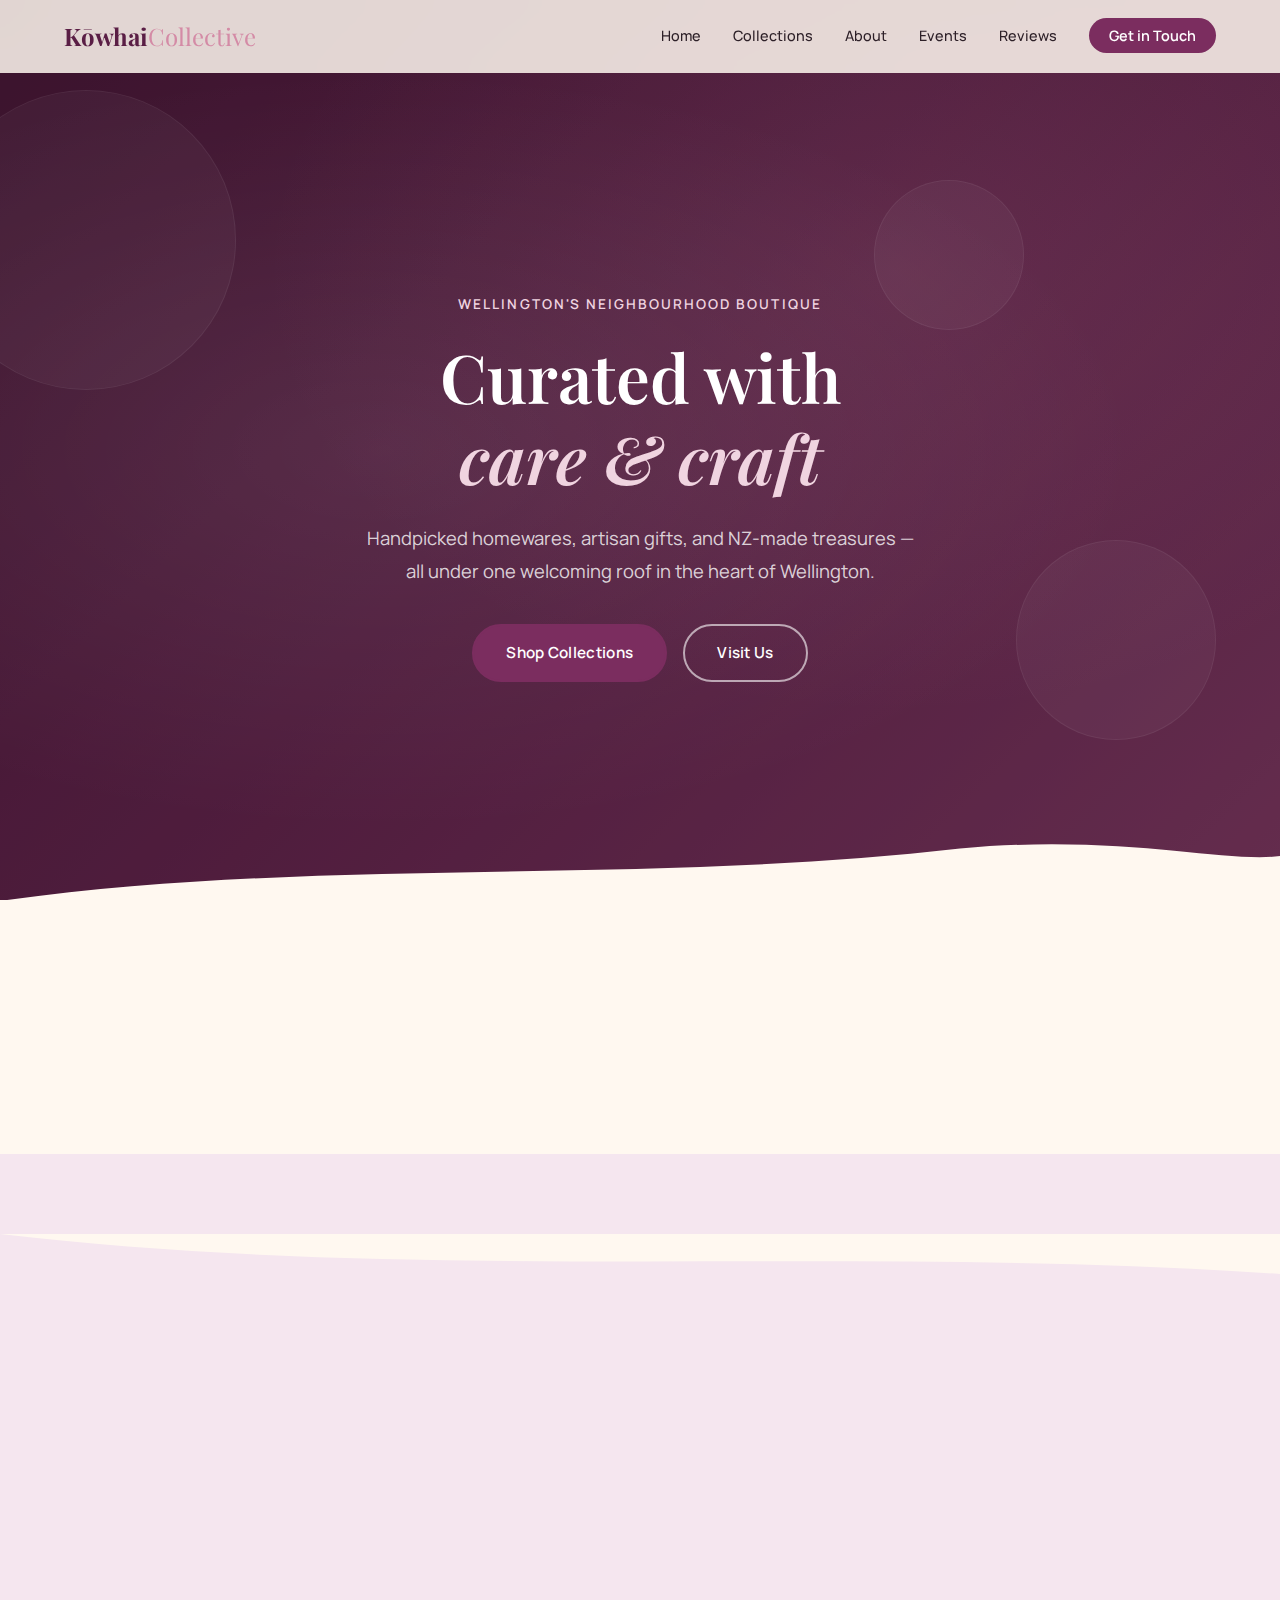
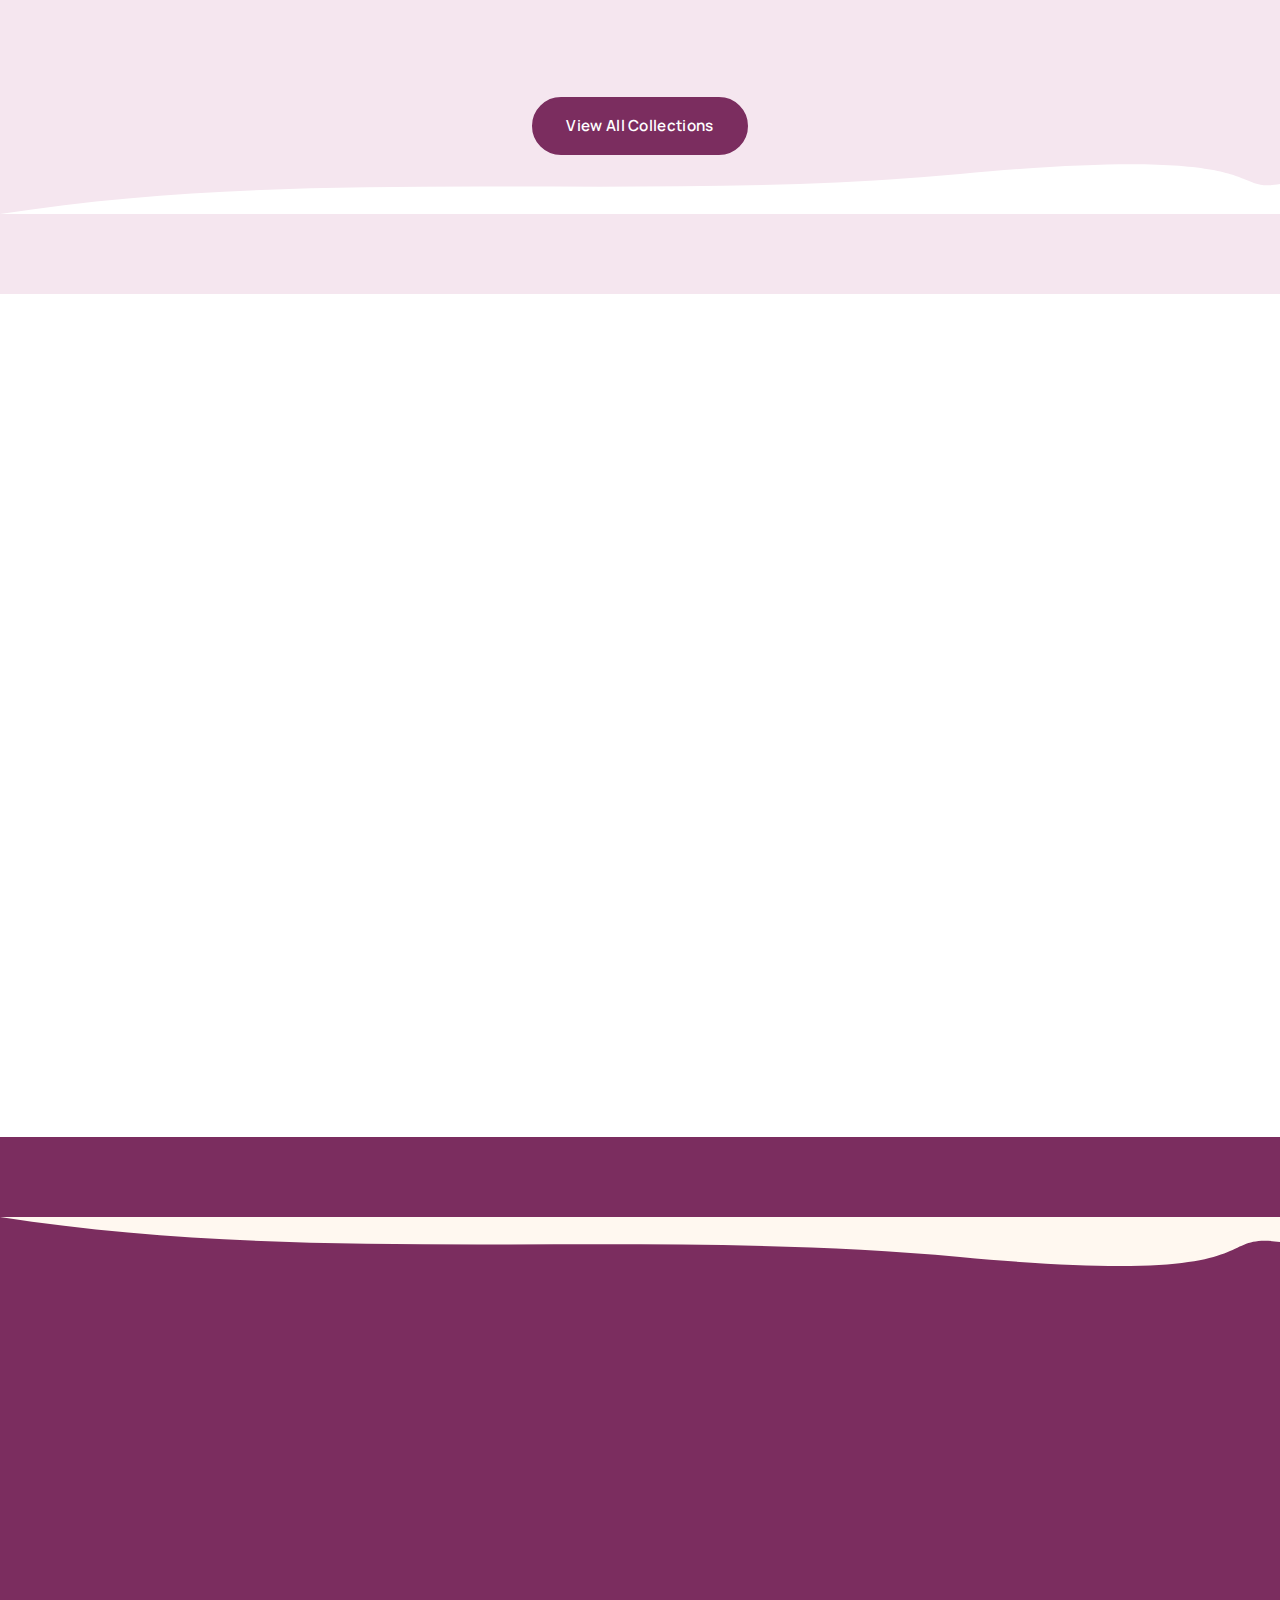
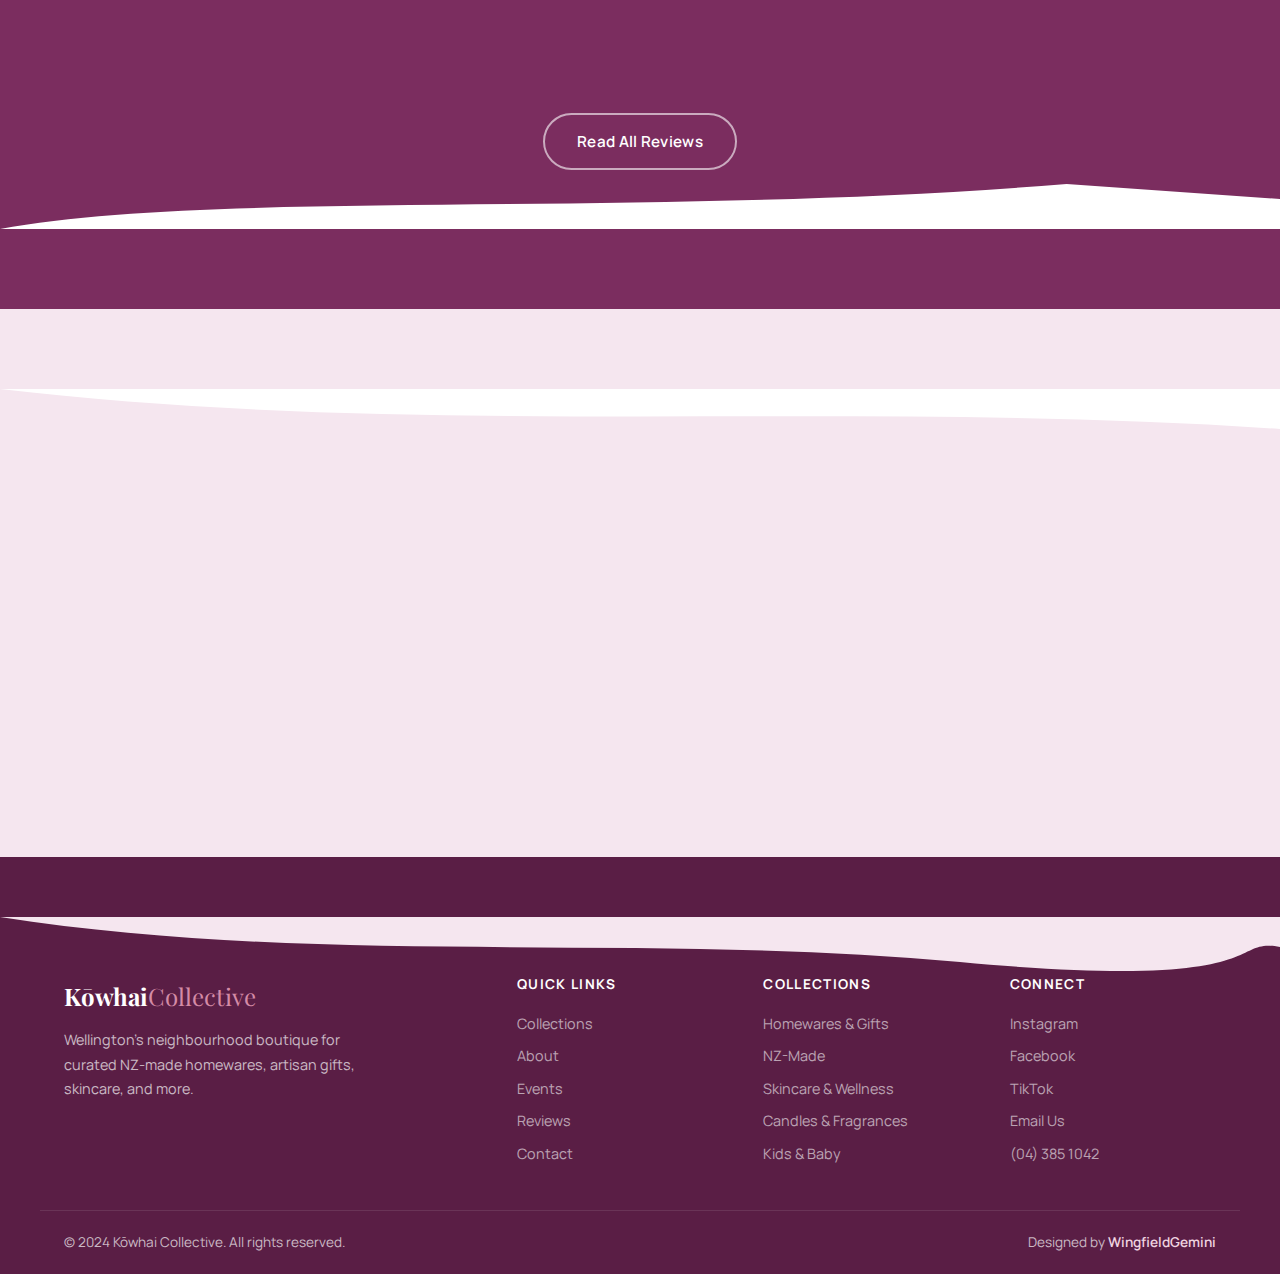
<file: index.html>
<!DOCTYPE html>
<html lang="en">
<head>
  <meta charset="UTF-8">
  <meta name="viewport" content="width=device-width, initial-scale=1.0">
  <title>Kōwhai Collective — Curated Local Goods, Wellington NZ</title>
  <meta name="description" content="Kōwhai Collective is Wellington's neighbourhood boutique for curated NZ-made homewares, artisan gifts, skincare, and more. Visit us in the heart of the CBD.">
  <link rel="preconnect" href="https://fonts.googleapis.com">
  <link rel="preconnect" href="https://fonts.gstatic.com" crossorigin>
  <link href="https://fonts.googleapis.com/css2?family=Manrope:wght@300;400;500;600;700;800&family=Playfair+Display:ital,wght@0,400;0,600;0,700;1,400;1,600&display=swap" rel="stylesheet">
  <link rel="stylesheet" href="styles.css">
</head>
<body>
  <!-- Navigation -->
  <nav class="nav" id="nav">
    <div class="nav__inner container">
      <a href="index.html" class="nav__logo">Kōwhai<span>Collective</span></a>
      <button class="nav__toggle" id="navToggle" aria-label="Toggle menu">
        <span></span><span></span><span></span>
      </button>
      <ul class="nav__menu" id="navMenu">
        <li><a href="index.html" class="active">Home</a></li>
        <li><a href="products.html">Collections</a></li>
        <li><a href="about.html">About</a></li>
        <li><a href="events.html">Events</a></li>
        <li><a href="reviews.html">Reviews</a></li>
        <li><a href="contact.html" class="nav__cta">Get in Touch</a></li>
      </ul>
    </div>
  </nav>

  <!-- Hero -->
  <header class="hero" id="hero">
    <div class="hero__shimmer"></div>
    <div class="hero__floats">
      <div class="hero__float hero__float--1"></div>
      <div class="hero__float hero__float--2"></div>
      <div class="hero__float hero__float--3"></div>
    </div>
    <div class="hero__content container">
      <p class="hero__tag reveal">Wellington's Neighbourhood Boutique</p>
      <h1 class="hero__title reveal">Curated with<br><em>care &amp; craft</em></h1>
      <p class="hero__sub reveal">Handpicked homewares, artisan gifts, and NZ-made treasures — all under one welcoming roof in the heart of Wellington.</p>
      <div class="hero__actions reveal">
        <a href="products.html" class="btn btn--primary">Shop Collections</a>
        <a href="contact.html" class="btn btn--outline">Visit Us</a>
      </div>
    </div>
    <svg class="section-divider" viewBox="0 0 1440 80" preserveAspectRatio="none"><path d="M0,80 C360,20 720,60 1080,10 C1260,-10 1380,30 1440,20 L1440,80 Z" fill="var(--cream)"/></svg>
  </header>

  <!-- Trust Badges -->
  <section class="badges">
    <div class="container badges__grid">
      <div class="badge reveal">
        <svg class="badge__icon" viewBox="0 0 48 48"><circle cx="24" cy="24" r="22" fill="none" stroke="currentColor" stroke-width="2"/><path d="M16 24l6 6 10-12" fill="none" stroke="currentColor" stroke-width="2.5" stroke-linecap="round" stroke-linejoin="round"/></svg>
        <h3>NZ Made</h3>
        <p>Proudly stocking local artisans</p>
      </div>
      <div class="badge reveal">
        <svg class="badge__icon" viewBox="0 0 48 48"><rect x="10" y="18" width="28" height="22" rx="3" fill="none" stroke="currentColor" stroke-width="2"/><path d="M24 8v10M16 18c0-4.4 3.6-8 8-8s8 3.6 8 8" fill="none" stroke="currentColor" stroke-width="2" stroke-linecap="round"/><path d="M18 28h12M18 34h8" fill="none" stroke="currentColor" stroke-width="2" stroke-linecap="round"/></svg>
        <h3>Gift Wrapping</h3>
        <p>Complimentary with every purchase</p>
      </div>
      <div class="badge reveal">
        <svg class="badge__icon" viewBox="0 0 48 48"><path d="M24 6l4.5 9.2 10.1 1.5-7.3 7.1 1.7 10.1L24 29.2l-9 4.7 1.7-10.1-7.3-7.1 10.1-1.5z" fill="none" stroke="currentColor" stroke-width="2" stroke-linejoin="round"/></svg>
        <h3>Loyalty Rewards</h3>
        <p>Earn points with every visit</p>
      </div>
      <div class="badge reveal">
        <svg class="badge__icon" viewBox="0 0 48 48"><rect x="6" y="20" width="36" height="20" rx="3" fill="none" stroke="currentColor" stroke-width="2"/><path d="M14 20v-6a10 10 0 0120 0v6" fill="none" stroke="currentColor" stroke-width="2"/><circle cx="24" cy="30" r="3" fill="currentColor"/></svg>
        <h3>Free Local Delivery</h3>
        <p>Within Wellington CBD</p>
      </div>
    </div>
  </section>

  <!-- Featured Collections Preview -->
  <section class="collections" id="collections">
    <svg class="section-divider section-divider--top" viewBox="0 0 1440 60" preserveAspectRatio="none"><path d="M0,0 C480,50 960,10 1440,40 L1440,0 L0,0 Z" fill="var(--cream)"/></svg>
    <div class="container">
      <h2 class="section-title reveal">Our Collections</h2>
      <p class="section-sub reveal">Thoughtfully curated, lovingly sourced — each collection tells a story.</p>
      <div class="collections__grid">
        <a href="products.html" class="collection-card reveal">
          <div class="collection-card__visual" style="--hue:340">
            <svg viewBox="0 0 80 80"><circle cx="40" cy="40" r="30" fill="none" stroke="currentColor" stroke-width="1.5"/><path d="M30 50c0-10 20-10 20 0M34 36a3 3 0 106 0 3 3 0 00-6 0M40 36a3 3 0 106 0 3 3 0 00-6 0" fill="none" stroke="currentColor" stroke-width="1.5"/></svg>
          </div>
          <h3>Homewares &amp; Gifts</h3>
          <p>Ceramics, textiles &amp; treasures for the home</p>
        </a>
        <a href="products.html" class="collection-card reveal">
          <div class="collection-card__visual" style="--hue:20">
            <svg viewBox="0 0 80 80"><path d="M25 55V25h30v30H25zM35 25v-5a5 5 0 0110 0v5" fill="none" stroke="currentColor" stroke-width="1.5"/><path d="M32 35h16M32 42h10" fill="none" stroke="currentColor" stroke-width="1.5" stroke-linecap="round"/></svg>
          </div>
          <h3>NZ-Made Products</h3>
          <p>The best of Aotearoa's makers</p>
        </a>
        <a href="products.html" class="collection-card reveal">
          <div class="collection-card__visual" style="--hue:280">
            <svg viewBox="0 0 80 80"><circle cx="40" cy="32" r="12" fill="none" stroke="currentColor" stroke-width="1.5"/><path d="M28 55c0-8 5.4-14 12-14s12 6 12 14" fill="none" stroke="currentColor" stroke-width="1.5"/><path d="M46 28l6-6M50 30l4-2" fill="none" stroke="currentColor" stroke-width="1.5" stroke-linecap="round"/></svg>
          </div>
          <h3>Artisan Goods</h3>
          <p>Handcrafted by talented creatives</p>
        </a>
        <a href="products.html" class="collection-card reveal">
          <div class="collection-card__visual" style="--hue:160">
            <svg viewBox="0 0 80 80"><ellipse cx="40" cy="45" rx="16" ry="12" fill="none" stroke="currentColor" stroke-width="1.5"/><path d="M40 33v-10M36 27l4-4 4 4" fill="none" stroke="currentColor" stroke-width="1.5" stroke-linecap="round" stroke-linejoin="round"/></svg>
          </div>
          <h3>Skincare &amp; Wellness</h3>
          <p>Natural, NZ-sourced body care</p>
        </a>
      </div>
      <div style="text-align:center; margin-top:2rem;">
        <a href="products.html" class="btn btn--primary">View All Collections</a>
      </div>
    </div>
    <svg class="section-divider" viewBox="0 0 1440 60" preserveAspectRatio="none"><path d="M0,60 C360,10 720,50 1080,20 S1380,40 1440,30 L1440,60 Z" fill="var(--white)"/></svg>
  </section>

  <!-- About Snippet -->
  <section class="about" id="about">
    <div class="container about__inner">
      <div class="about__text">
        <h2 class="section-title reveal">About Kōwhai Collective</h2>
        <p class="reveal">Nestled in the heart of Wellington's vibrant CBD, Kōwhai Collective is more than a shop — it's a gathering place for beautiful things made with intention.</p>
        <p class="reveal">We opened our doors in 2019 with a simple belief: that the things we bring into our homes should be made thoughtfully, sourced ethically, and carry a story worth telling.</p>
        <div style="margin-top:1.5rem;">
          <a href="about.html" class="btn btn--outline">Read Our Story</a>
        </div>
      </div>
      <div class="about__visual reveal">
        <div class="about__image-placeholder">
          <svg viewBox="0 0 400 500" fill="none">
            <rect width="400" height="500" rx="20" fill="var(--plum-light)"/>
            <circle cx="200" cy="200" r="80" stroke="var(--plum)" stroke-width="2" fill="none"/>
            <path d="M200 120c-20 30-10 60 0 80s20 50 0 80" stroke="var(--plum)" stroke-width="2" fill="none"/>
            <path d="M160 200h80" stroke="var(--rose)" stroke-width="1.5" stroke-dasharray="4 4"/>
            <text x="200" y="420" text-anchor="middle" font-family="Playfair Display" font-size="20" fill="var(--plum)">Est. 2019 · Wellington</text>
          </svg>
        </div>
      </div>
    </div>
  </section>

  <!-- Brief Testimonials -->
  <section class="testimonials" id="testimonials">
    <svg class="section-divider section-divider--top" viewBox="0 0 1440 60" preserveAspectRatio="none"><path d="M0,0 C360,50 720,10 1080,40 S1360,15 1440,25 L1440,0 L0,0 Z" fill="var(--cream)"/></svg>
    <div class="container">
      <h2 class="section-title reveal">What Our Customers Say</h2>
      <p class="section-sub reveal">Don't just take our word for it — hear from the Wellington locals who keep coming back.</p>
      <div class="testimonials__grid">
        <blockquote class="testimonial reveal">
          <div class="testimonial__stars">★★★★★</div>
          <p>"Kōwhai Collective is my go-to for gifts. The staff always help me find something perfect, and the free gift wrapping is a lifesaver."</p>
          <cite>
            <strong>Sarah M.</strong>
            <span>Thorndon</span>
          </cite>
        </blockquote>
        <blockquote class="testimonial reveal">
          <div class="testimonial__stars">★★★★★</div>
          <p>"I popped in on a rainy Saturday and ended up staying for half an hour just browsing. Everything is so beautifully presented."</p>
          <cite>
            <strong>James &amp; Aroha K.</strong>
            <span>Mt Victoria</span>
          </cite>
        </blockquote>
      </div>
      <div style="text-align:center; margin-top:2rem;">
        <a href="reviews.html" class="btn btn--outline">Read All Reviews</a>
      </div>
    </div>
    <svg class="section-divider" viewBox="0 0 1440 60" preserveAspectRatio="none"><path d="M0,60 C240,20 720,50 1200,15 L1440,30 L1440,60 Z" fill="var(--white)"/></svg>
  </section>

  <!-- CTA -->
  <section class="contact" id="contact-cta">
    <svg class="section-divider section-divider--top" viewBox="0 0 1440 60" preserveAspectRatio="none"><path d="M0,0 C480,50 960,10 1440,40 L1440,0 L0,0 Z" fill="var(--white)"/></svg>
    <div class="container" style="text-align:center; padding: 4rem 0;">
      <h2 class="section-title reveal">Come Say Kia Ora</h2>
      <p class="section-sub reveal">We'd love to welcome you in store, or drop us a line anytime.</p>
      <div class="hero__actions reveal" style="justify-content:center;">
        <a href="contact.html" class="btn btn--primary">Get in Touch</a>
        <a href="events.html" class="btn btn--outline">Upcoming Events</a>
      </div>
    </div>
  </section>

  <!-- Footer -->
  <footer class="footer">
    <svg class="section-divider section-divider--top" viewBox="0 0 1440 60" preserveAspectRatio="none"><path d="M0,0 C360,50 720,15 1080,45 S1380,20 1440,30 L1440,0 L0,0 Z" fill="var(--plum-light)"/></svg>
    <div class="container footer__inner">
      <div class="footer__brand">
        <a href="index.html" class="nav__logo">Kōwhai<span>Collective</span></a>
        <p>Wellington's neighbourhood boutique for curated NZ-made homewares, artisan gifts, skincare, and more.</p>
      </div>
      <div class="footer__links">
        <h4>Quick Links</h4>
        <ul>
          <li><a href="products.html">Collections</a></li>
          <li><a href="about.html">About</a></li>
          <li><a href="events.html">Events</a></li>
          <li><a href="reviews.html">Reviews</a></li>
          <li><a href="contact.html">Contact</a></li>
        </ul>
      </div>
      <div class="footer__links">
        <h4>Collections</h4>
        <ul>
          <li><a href="products.html">Homewares &amp; Gifts</a></li>
          <li><a href="products.html">NZ-Made</a></li>
          <li><a href="products.html">Skincare &amp; Wellness</a></li>
          <li><a href="products.html">Candles &amp; Fragrances</a></li>
          <li><a href="products.html">Kids &amp; Baby</a></li>
        </ul>
      </div>
      <div class="footer__links">
        <h4>Connect</h4>
        <ul>
          <li><a href="#">Instagram</a></li>
          <li><a href="#">Facebook</a></li>
          <li><a href="#">TikTok</a></li>
          <li><a href="mailto:hello@kowhaicollective.co.nz">Email Us</a></li>
          <li><a href="tel:+6443851042">(04) 385 1042</a></li>
        </ul>
      </div>
    </div>
    <div class="footer__bottom container">
      <p>&copy; 2024 Kōwhai Collective. All rights reserved.</p>
      <p>Designed by <a href="https://wingfieldgemini.github.io" target="_blank" rel="noopener">WingfieldGemini</a></p>
    </div>
  </footer>

  <script src="script.js"></script>
</body>
</html>
</file>
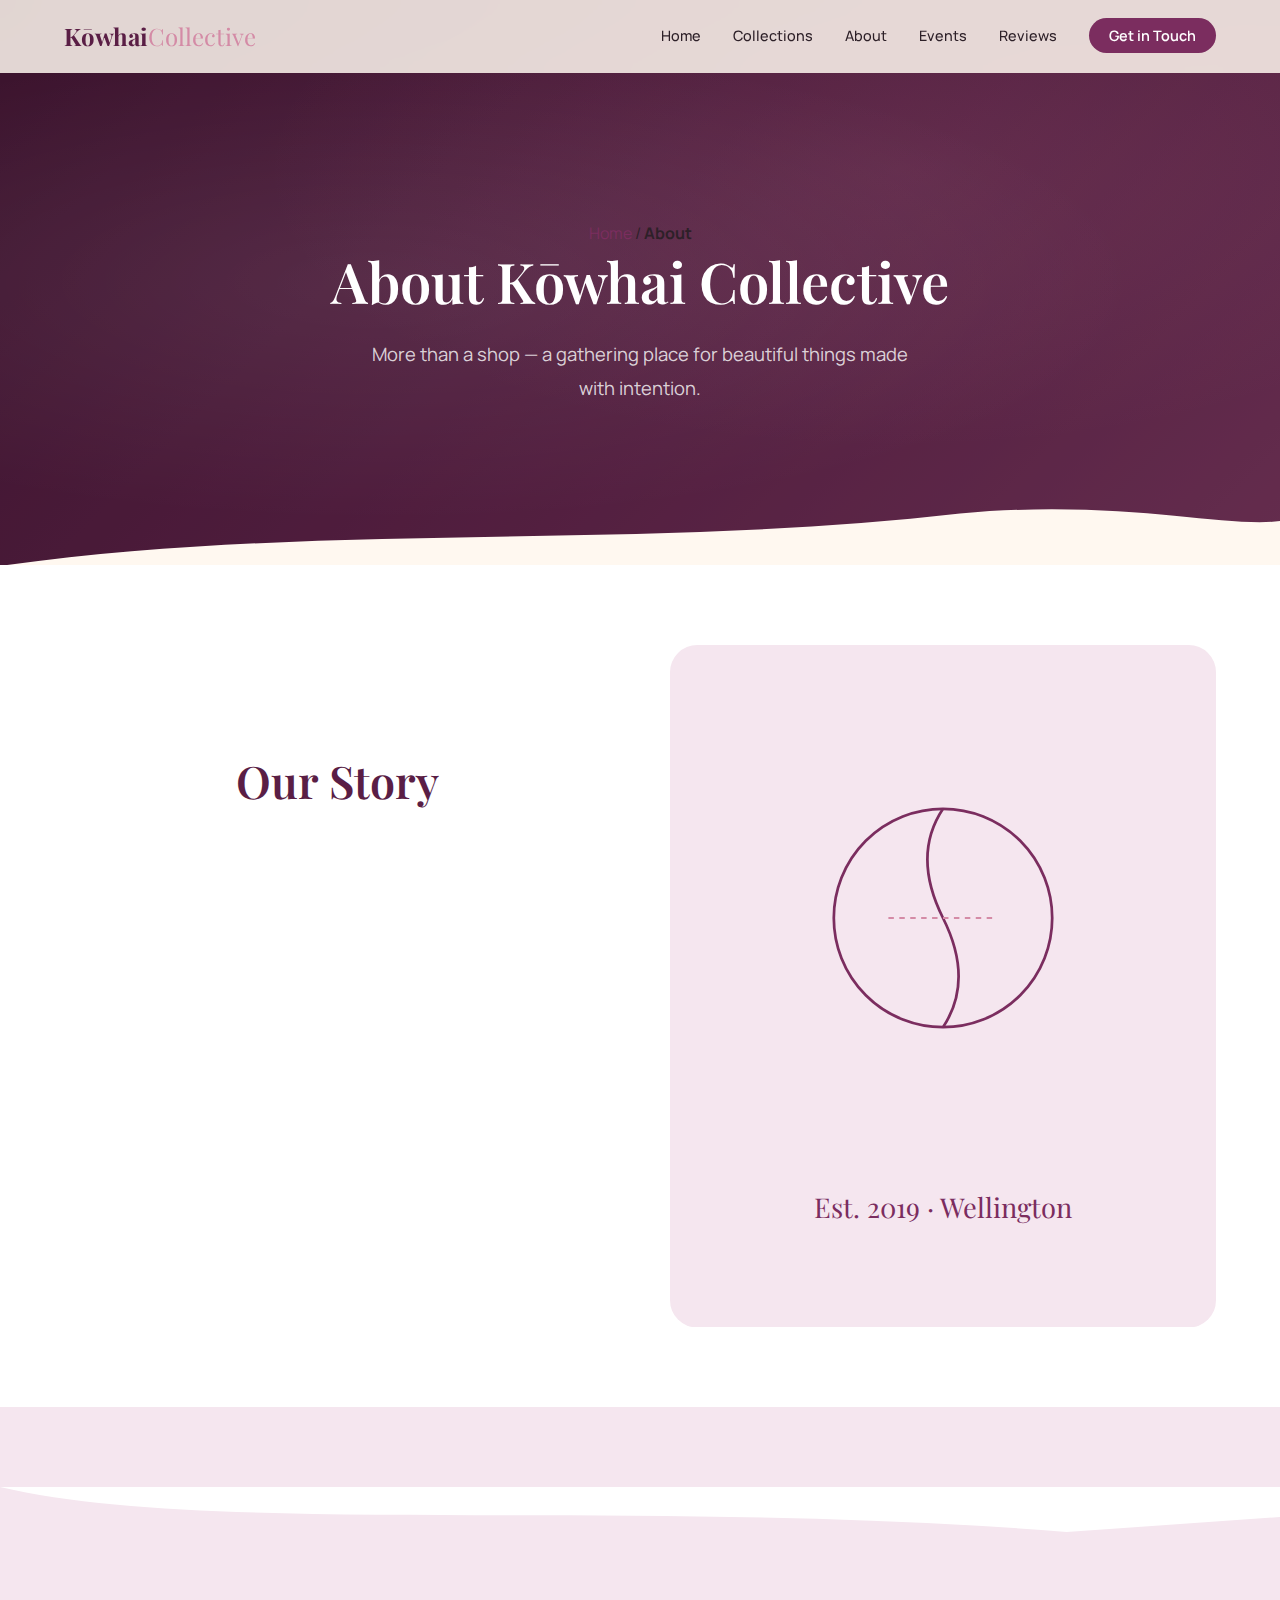
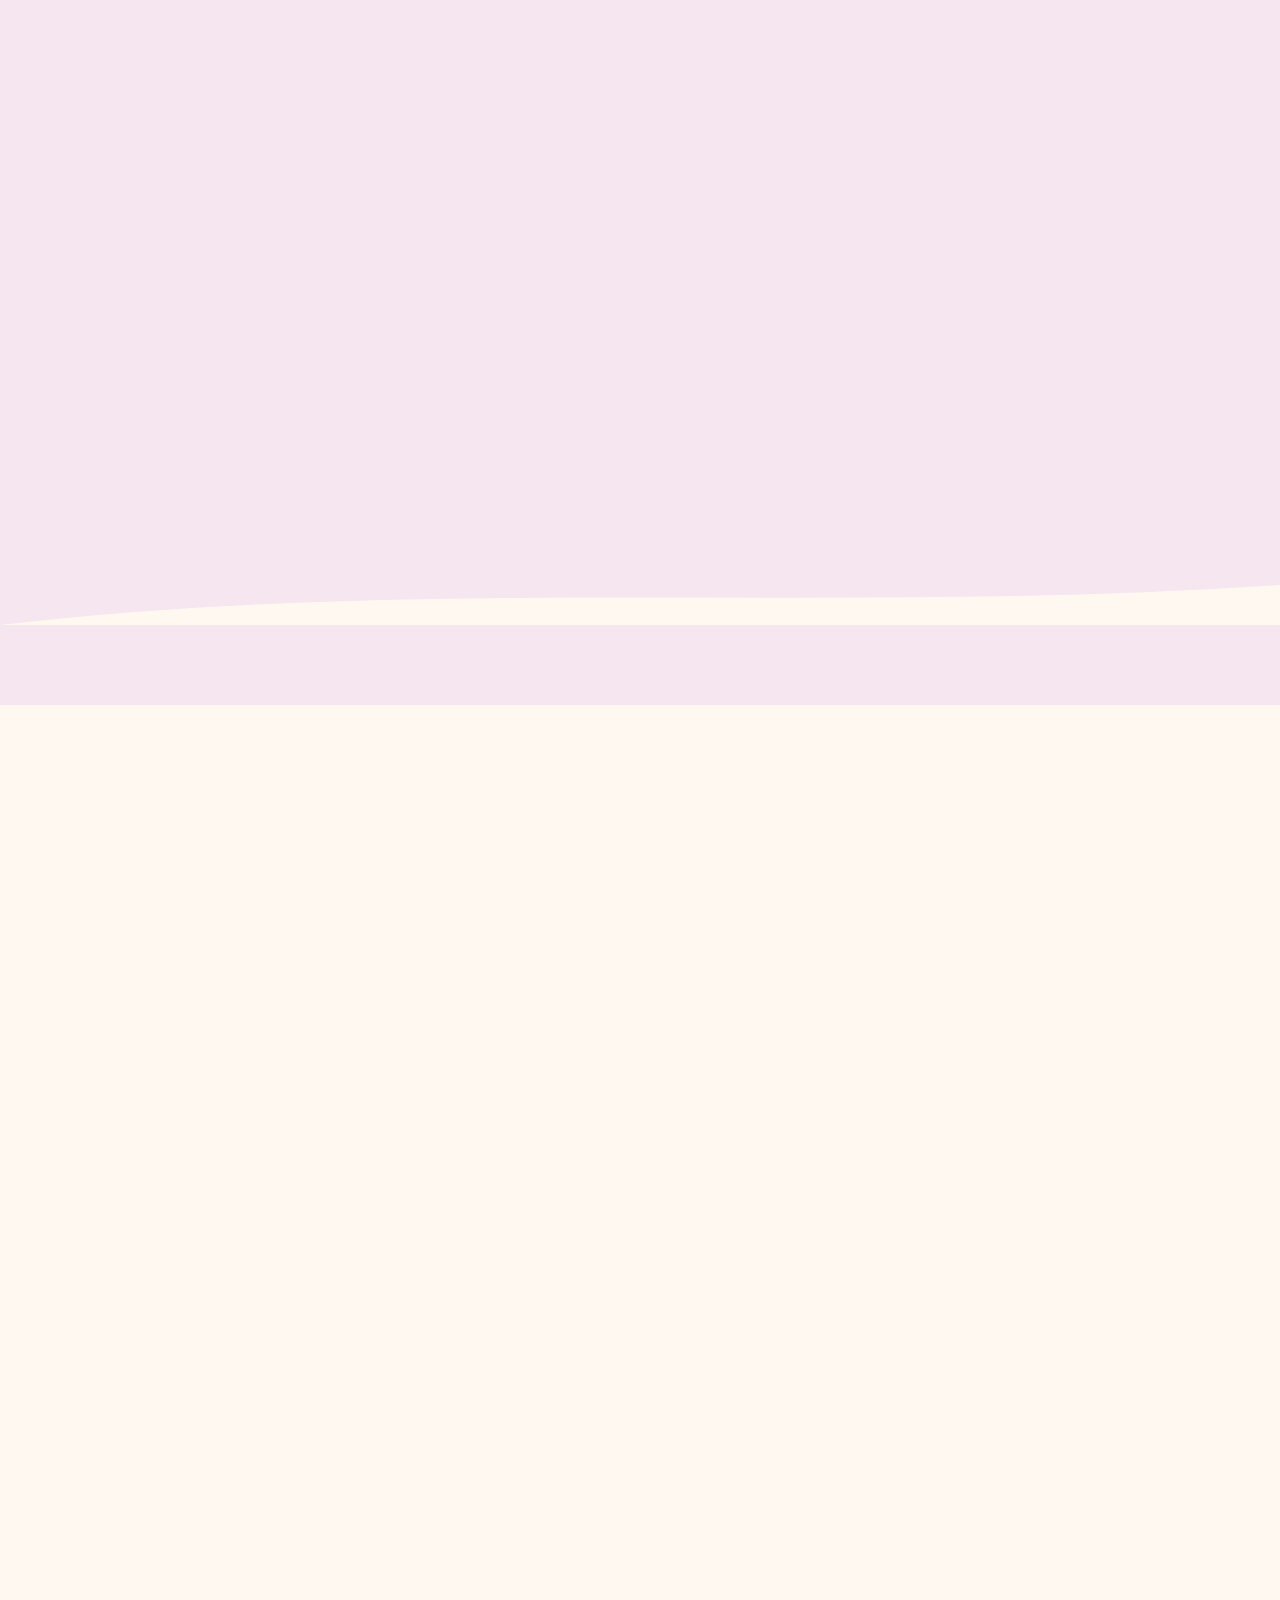
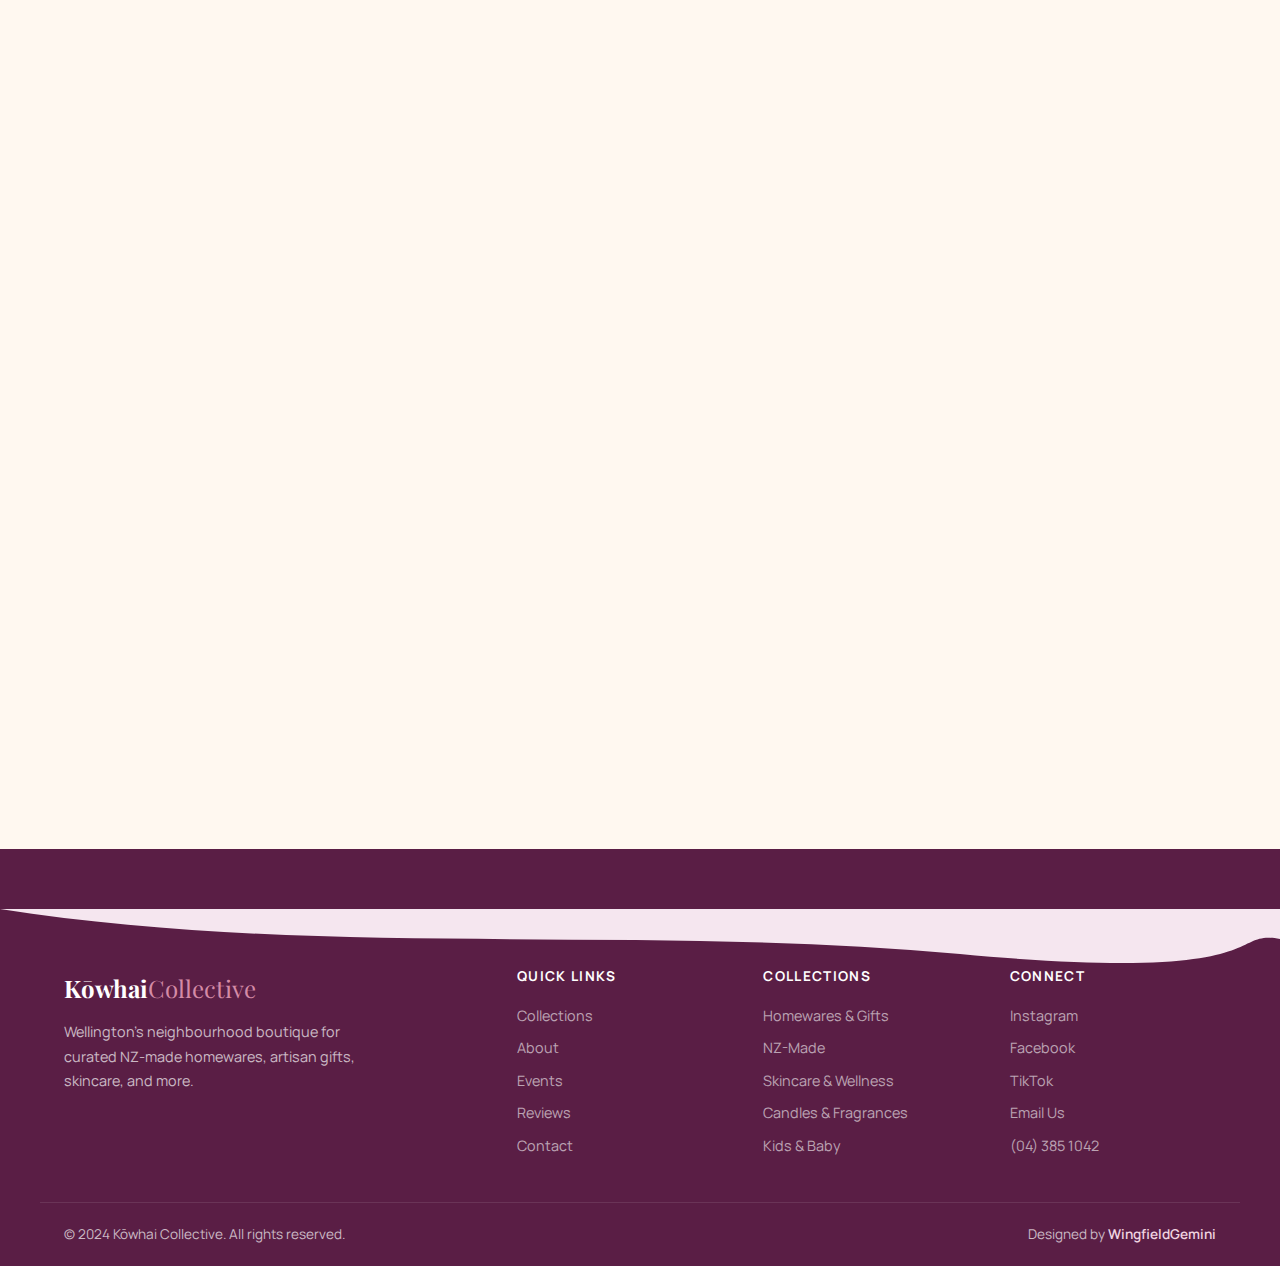
<file: about.html>
<!DOCTYPE html>
<html lang="en">
<head>
  <meta charset="UTF-8">
  <meta name="viewport" content="width=device-width, initial-scale=1.0">
  <title>About — Kōwhai Collective</title>
  <meta name="description" content="Learn about Kōwhai Collective — our story, our team, our values, and our commitment to supporting NZ makers and the Wellington community.">
  <link rel="preconnect" href="https://fonts.googleapis.com">
  <link rel="preconnect" href="https://fonts.gstatic.com" crossorigin>
  <link href="https://fonts.googleapis.com/css2?family=Manrope:wght@300;400;500;600;700;800&family=Playfair+Display:ital,wght@0,400;0,600;0,700;1,400;1,600&display=swap" rel="stylesheet">
  <link rel="stylesheet" href="styles.css">
</head>
<body>
  <!-- Navigation -->
  <nav class="nav" id="nav">
    <div class="nav__inner container">
      <a href="index.html" class="nav__logo">Kōwhai<span>Collective</span></a>
      <button class="nav__toggle" id="navToggle" aria-label="Toggle menu">
        <span></span><span></span><span></span>
      </button>
      <ul class="nav__menu" id="navMenu">
        <li><a href="index.html">Home</a></li>
        <li><a href="products.html">Collections</a></li>
        <li><a href="about.html" class="active">About</a></li>
        <li><a href="events.html">Events</a></li>
        <li><a href="reviews.html">Reviews</a></li>
        <li><a href="contact.html" class="nav__cta">Get in Touch</a></li>
      </ul>
    </div>
  </nav>

  <!-- Page Header -->
  <section class="hero" style="min-height:auto; padding: 10rem 0 4rem;">
    <div class="hero__shimmer"></div>
    <div class="hero__content container">
      <nav class="breadcrumb reveal" aria-label="Breadcrumb">
        <a href="index.html">Home</a> <span>/</span> <strong>About</strong>
      </nav>
      <h1 class="hero__title reveal" style="font-size:clamp(2rem,5vw,3.5rem)">About Kōwhai Collective</h1>
      <p class="hero__sub reveal">More than a shop — a gathering place for beautiful things made with intention.</p>
    </div>
    <svg class="section-divider" viewBox="0 0 1440 80" preserveAspectRatio="none"><path d="M0,80 C360,20 720,60 1080,10 C1260,-10 1380,30 1440,20 L1440,80 Z" fill="var(--cream)"/></svg>
  </section>

  <!-- Our Story -->
  <section class="about" id="about">
    <div class="container about__inner">
      <div class="about__text">
        <h2 class="section-title reveal">Our Story</h2>
        <p class="reveal">Nestled in the heart of Wellington's vibrant CBD, Kōwhai Collective is more than a shop — it's a gathering place for beautiful things made with intention.</p>
        <p class="reveal">We opened our doors in 2019 with a simple belief: that the things we bring into our homes should be made thoughtfully, sourced ethically, and carry a story worth telling.</p>
        <p class="reveal">Named after the kōwhai — Aotearoa's beloved golden-flowering native tree — our boutique celebrates the beauty of New Zealand craft. Every item on our shelves has been hand-selected by our team, and many come directly from the makers themselves.</p>
        <p class="reveal">Whether you're searching for the perfect gift, treating yourself, or just popping in for a browse and a chat, you'll always find a warm welcome here.</p>
      </div>
      <div class="about__visual reveal">
        <div class="about__image-placeholder">
          <svg viewBox="0 0 400 500" fill="none">
            <rect width="400" height="500" rx="20" fill="var(--plum-light)"/>
            <circle cx="200" cy="200" r="80" stroke="var(--plum)" stroke-width="2" fill="none"/>
            <path d="M200 120c-20 30-10 60 0 80s20 50 0 80" stroke="var(--plum)" stroke-width="2" fill="none"/>
            <path d="M160 200h80" stroke="var(--rose)" stroke-width="1.5" stroke-dasharray="4 4"/>
            <text x="200" y="420" text-anchor="middle" font-family="Playfair Display" font-size="20" fill="var(--plum)">Est. 2019 · Wellington</text>
          </svg>
        </div>
      </div>
    </div>
  </section>

  <!-- Our Values -->
  <section class="shop-local" id="values">
    <svg class="section-divider section-divider--top" viewBox="0 0 1440 60" preserveAspectRatio="none"><path d="M0,0 C240,50 720,10 1200,45 L1440,30 L1440,0 L0,0 Z" fill="var(--white)"/></svg>
    <div class="container">
      <h2 class="section-title reveal">Our Values</h2>
      <p class="section-sub reveal">The principles that guide everything we do at Kōwhai Collective.</p>
      <div class="shop-local__grid">
        <div class="local-card reveal">
          <div class="local-card__number">01</div>
          <h3>Support NZ Makers</h3>
          <p>Your dollar goes directly to talented artisans and small producers across Aotearoa, helping them do what they love.</p>
        </div>
        <div class="local-card reveal">
          <div class="local-card__number">02</div>
          <h3>Strengthen Community</h3>
          <p>Local businesses are the heartbeat of Wellington. Shopping here keeps our CBD vibrant and connected.</p>
        </div>
        <div class="local-card reveal">
          <div class="local-card__number">03</div>
          <h3>Reduce Your Footprint</h3>
          <p>Less shipping, less packaging, more sustainable choices. Feel good about every purchase you make.</p>
        </div>
        <div class="local-card reveal">
          <div class="local-card__number">04</div>
          <h3>Discover Unique Finds</h3>
          <p>You won't find our products in chain stores. Every item is chosen for its quality, story, and craftsmanship.</p>
        </div>
      </div>
    </div>
    <svg class="section-divider" viewBox="0 0 1440 60" preserveAspectRatio="none"><path d="M0,60 C480,10 960,50 1440,20 L1440,60 Z" fill="var(--cream)"/></svg>
  </section>

  <!-- Meet the Team -->
  <section class="experience" id="team">
    <div class="container">
      <h2 class="section-title reveal">Meet the Team</h2>
      <p class="section-sub reveal">The passionate people behind the counter who make Kōwhai Collective special.</p>
      <div class="experience__grid">
        <div class="exp-card reveal">
          <div class="exp-card__icon">
            <svg viewBox="0 0 56 56"><circle cx="28" cy="20" r="10" fill="none" stroke="currentColor" stroke-width="2"/><path d="M14 48c0-10 6.3-16 14-16s14 6 14 16" fill="none" stroke="currentColor" stroke-width="2"/></svg>
          </div>
          <h3>Maia — Founder &amp; Buyer</h3>
          <p>With a background in textile design and a deep love for Aotearoa's creative community, Maia founded Kōwhai Collective to champion local makers. She personally selects every product on our shelves.</p>
        </div>
        <div class="exp-card reveal">
          <div class="exp-card__icon">
            <svg viewBox="0 0 56 56"><circle cx="28" cy="20" r="10" fill="none" stroke="currentColor" stroke-width="2"/><path d="M14 48c0-10 6.3-16 14-16s14 6 14 16" fill="none" stroke="currentColor" stroke-width="2"/></svg>
          </div>
          <h3>Liam — Store Manager</h3>
          <p>Liam brings warmth and energy to the shop floor every day. A true Wellington local, he knows every maker's story and loves matching customers with the perfect gift.</p>
        </div>
        <div class="exp-card reveal">
          <div class="exp-card__icon">
            <svg viewBox="0 0 56 56"><circle cx="28" cy="20" r="10" fill="none" stroke="currentColor" stroke-width="2"/><path d="M14 48c0-10 6.3-16 14-16s14 6 14 16" fill="none" stroke="currentColor" stroke-width="2"/></svg>
          </div>
          <h3>Aroha — Events &amp; Community</h3>
          <p>Aroha organises our workshops, markets, and community events. She's the one who makes sure Kōwhai Collective is more than a shop — it's a hub for connection.</p>
        </div>
        <div class="exp-card reveal">
          <div class="exp-card__icon">
            <svg viewBox="0 0 56 56"><circle cx="28" cy="20" r="10" fill="none" stroke="currentColor" stroke-width="2"/><path d="M14 48c0-10 6.3-16 14-16s14 6 14 16" fill="none" stroke="currentColor" stroke-width="2"/></svg>
          </div>
          <h3>Te Koha — Weekend Team</h3>
          <p>A student of fine arts, Te Koha brings a creative eye and infectious enthusiasm to our weekend shifts. Ask them about our art prints and stationery collection!</p>
        </div>
      </div>
    </div>
  </section>

  <!-- In-Store Experience -->
  <section class="experience" id="experience" style="background: var(--cream);">
    <div class="container">
      <h2 class="section-title reveal">The In-Store Experience</h2>
      <p class="section-sub reveal">Step inside and feel the difference. Kōwhai Collective is designed to be a space you want to linger in.</p>
      <div class="experience__grid">
        <div class="exp-card reveal">
          <div class="exp-card__icon">
            <svg viewBox="0 0 56 56"><path d="M28 8c-10 0-18 8-18 18v14h36V26c0-10-8-18-18-18z" fill="none" stroke="currentColor" stroke-width="2"/><path d="M20 40v4a8 8 0 0016 0v-4" fill="none" stroke="currentColor" stroke-width="2"/><circle cx="28" cy="26" r="4" fill="currentColor" opacity="0.3"/></svg>
          </div>
          <h3>Curated Selection</h3>
          <p>Every item on our shelves has been hand-picked. We visit makers, test products, and only stock things we genuinely love. Quality over quantity, always.</p>
        </div>
        <div class="exp-card reveal">
          <div class="exp-card__icon">
            <svg viewBox="0 0 56 56"><circle cx="28" cy="20" r="10" fill="none" stroke="currentColor" stroke-width="2"/><path d="M14 48c0-10 6.3-16 14-16s14 6 14 16" fill="none" stroke="currentColor" stroke-width="2"/></svg>
          </div>
          <h3>Friendly, Knowledgeable Staff</h3>
          <p>Our team knows every product and every maker. Need a recommendation? We'll help you find exactly the right thing — no pressure, just genuine enthusiasm.</p>
        </div>
        <div class="exp-card reveal">
          <div class="exp-card__icon">
            <svg viewBox="0 0 56 56"><rect x="12" y="16" width="32" height="28" rx="4" fill="none" stroke="currentColor" stroke-width="2"/><path d="M12 24h32M28 16v-6M20 10h16" fill="none" stroke="currentColor" stroke-width="2" stroke-linecap="round"/><path d="M22 32h12M22 38h8" fill="none" stroke="currentColor" stroke-width="1.5" stroke-linecap="round"/></svg>
          </div>
          <h3>Complimentary Gift Wrapping</h3>
          <p>Every purchase can be beautifully wrapped in our signature paper at no extra charge. Because presentation matters, especially when it's a gift from the heart.</p>
        </div>
        <div class="exp-card reveal">
          <div class="exp-card__icon">
            <svg viewBox="0 0 56 56"><polygon points="28,6 33,22 50,22 36,32 41,48 28,38 15,48 20,32 6,22 23,22" fill="none" stroke="currentColor" stroke-width="2" stroke-linejoin="round"/></svg>
          </div>
          <h3>Kōwhai Loyalty Programme</h3>
          <p>Earn a point for every dollar spent. Reach 200 points and enjoy $20 off your next visit, plus exclusive early access to new collections and seasonal sales.</p>
        </div>
      </div>
    </div>
  </section>

  <!-- Footer -->
  <footer class="footer">
    <svg class="section-divider section-divider--top" viewBox="0 0 1440 60" preserveAspectRatio="none"><path d="M0,0 C360,50 720,15 1080,45 S1380,20 1440,30 L1440,0 L0,0 Z" fill="var(--plum-light)"/></svg>
    <div class="container footer__inner">
      <div class="footer__brand">
        <a href="index.html" class="nav__logo">Kōwhai<span>Collective</span></a>
        <p>Wellington's neighbourhood boutique for curated NZ-made homewares, artisan gifts, skincare, and more.</p>
      </div>
      <div class="footer__links">
        <h4>Quick Links</h4>
        <ul>
          <li><a href="products.html">Collections</a></li>
          <li><a href="about.html">About</a></li>
          <li><a href="events.html">Events</a></li>
          <li><a href="reviews.html">Reviews</a></li>
          <li><a href="contact.html">Contact</a></li>
        </ul>
      </div>
      <div class="footer__links">
        <h4>Collections</h4>
        <ul>
          <li><a href="products.html">Homewares &amp; Gifts</a></li>
          <li><a href="products.html">NZ-Made</a></li>
          <li><a href="products.html">Skincare &amp; Wellness</a></li>
          <li><a href="products.html">Candles &amp; Fragrances</a></li>
          <li><a href="products.html">Kids &amp; Baby</a></li>
        </ul>
      </div>
      <div class="footer__links">
        <h4>Connect</h4>
        <ul>
          <li><a href="#">Instagram</a></li>
          <li><a href="#">Facebook</a></li>
          <li><a href="#">TikTok</a></li>
          <li><a href="mailto:hello@kowhaicollective.co.nz">Email Us</a></li>
          <li><a href="tel:+6443851042">(04) 385 1042</a></li>
        </ul>
      </div>
    </div>
    <div class="footer__bottom container">
      <p>&copy; 2024 Kōwhai Collective. All rights reserved.</p>
      <p>Designed by <a href="https://wingfieldgemini.github.io" target="_blank" rel="noopener">WingfieldGemini</a></p>
    </div>
  </footer>

  <script src="script.js"></script>
</body>
</html>
</file>
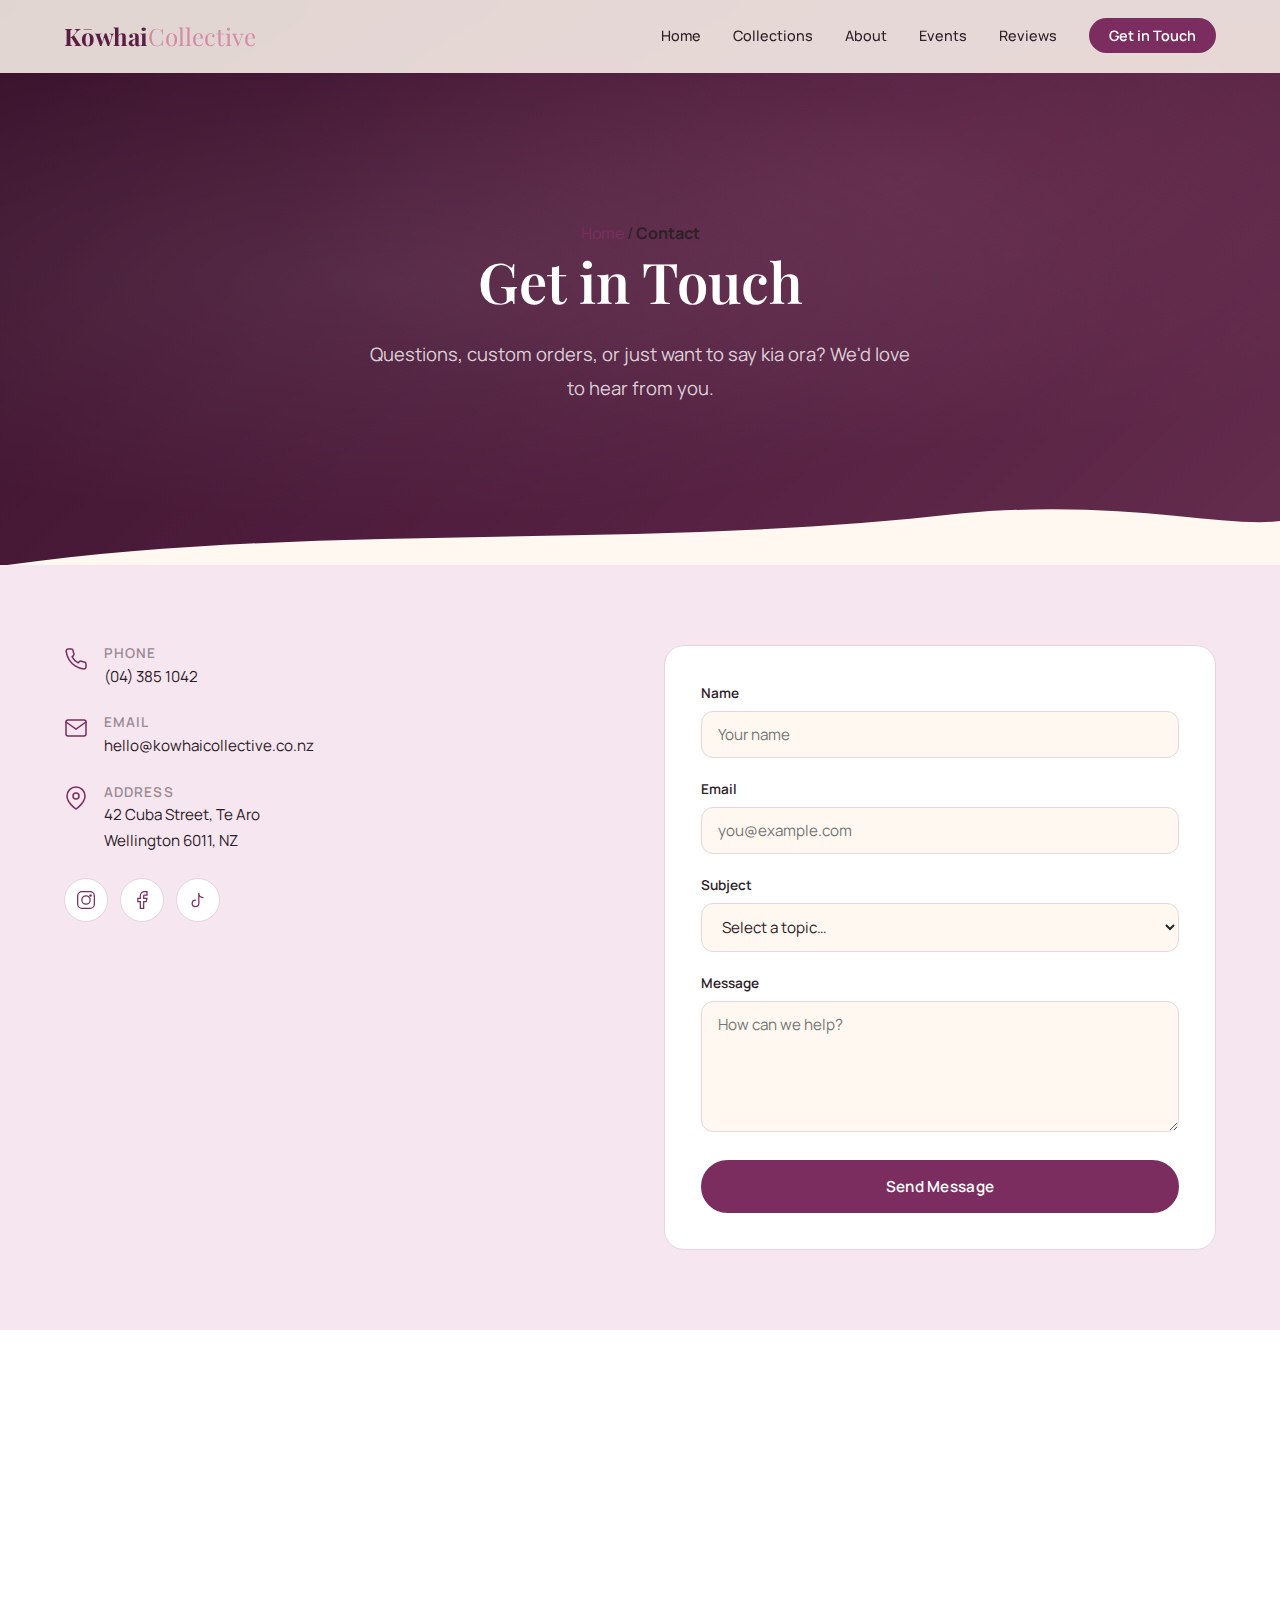
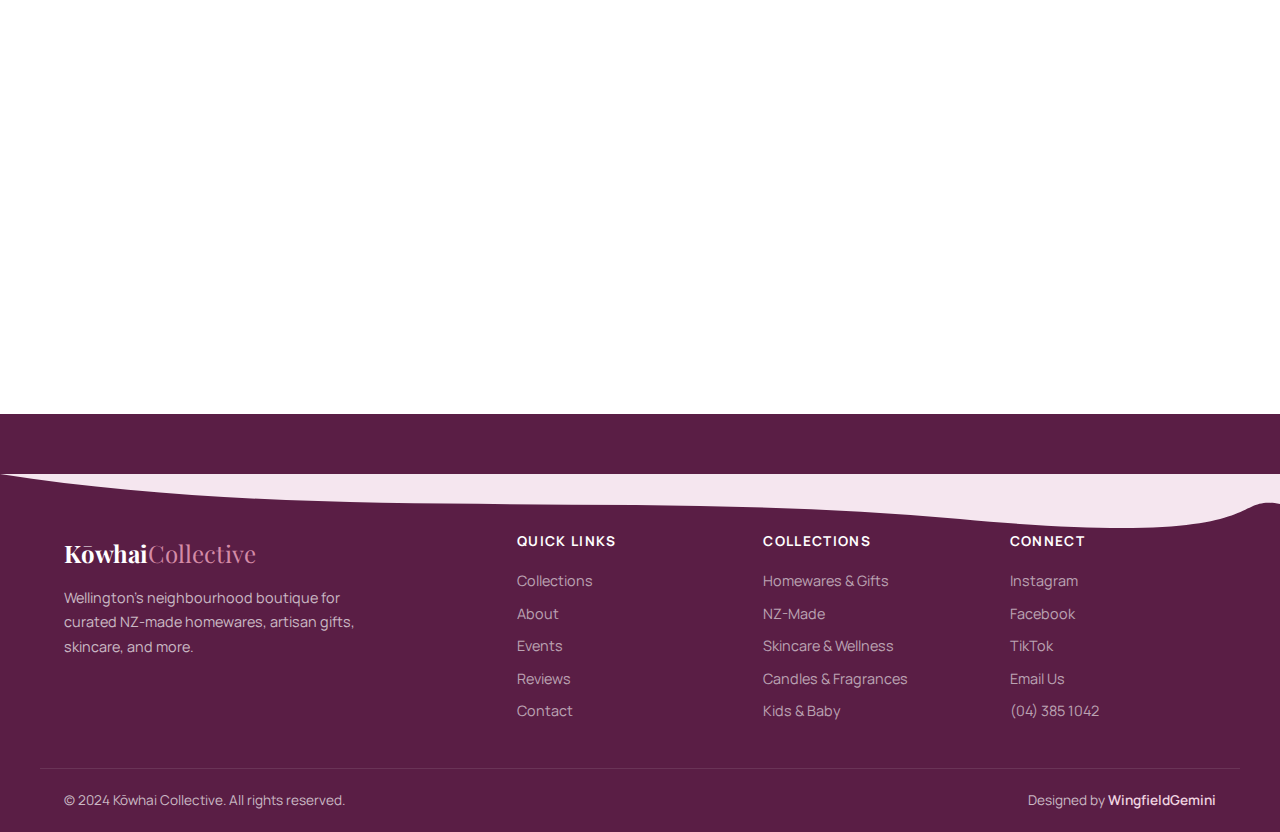
<file: contact.html>
<!DOCTYPE html>
<html lang="en">
<head>
  <meta charset="UTF-8">
  <meta name="viewport" content="width=device-width, initial-scale=1.0">
  <title>Contact — Kōwhai Collective</title>
  <meta name="description" content="Get in touch with Kōwhai Collective. Find our location, opening hours, and contact details. Visit us at 42 Cuba Street, Wellington.">
  <link rel="preconnect" href="https://fonts.googleapis.com">
  <link rel="preconnect" href="https://fonts.gstatic.com" crossorigin>
  <link href="https://fonts.googleapis.com/css2?family=Manrope:wght@300;400;500;600;700;800&family=Playfair+Display:ital,wght@0,400;0,600;0,700;1,400;1,600&display=swap" rel="stylesheet">
  <link rel="stylesheet" href="styles.css">
</head>
<body>
  <!-- Navigation -->
  <nav class="nav" id="nav">
    <div class="nav__inner container">
      <a href="index.html" class="nav__logo">Kōwhai<span>Collective</span></a>
      <button class="nav__toggle" id="navToggle" aria-label="Toggle menu">
        <span></span><span></span><span></span>
      </button>
      <ul class="nav__menu" id="navMenu">
        <li><a href="index.html">Home</a></li>
        <li><a href="products.html">Collections</a></li>
        <li><a href="about.html">About</a></li>
        <li><a href="events.html">Events</a></li>
        <li><a href="reviews.html">Reviews</a></li>
        <li><a href="contact.html" class="nav__cta active">Get in Touch</a></li>
      </ul>
    </div>
  </nav>

  <!-- Page Header -->
  <section class="hero" style="min-height:auto; padding: 10rem 0 4rem;">
    <div class="hero__shimmer"></div>
    <div class="hero__content container">
      <nav class="breadcrumb reveal" aria-label="Breadcrumb">
        <a href="index.html">Home</a> <span>/</span> <strong>Contact</strong>
      </nav>
      <h1 class="hero__title reveal" style="font-size:clamp(2rem,5vw,3.5rem)">Get in Touch</h1>
      <p class="hero__sub reveal">Questions, custom orders, or just want to say kia ora? We'd love to hear from you.</p>
    </div>
    <svg class="section-divider" viewBox="0 0 1440 80" preserveAspectRatio="none"><path d="M0,80 C360,20 720,60 1080,10 C1260,-10 1380,30 1440,20 L1440,80 Z" fill="var(--cream)"/></svg>
  </section>

  <!-- Contact Form & Details -->
  <section class="contact" id="contact">
    <div class="container">
      <div class="contact__inner">
        <div class="contact__details reveal">
          <div class="contact__item">
            <svg viewBox="0 0 24 24" fill="none" stroke="currentColor" stroke-width="1.5" stroke-linecap="round"><path d="M22 16.92v3a2 2 0 01-2.18 2 19.79 19.79 0 01-8.63-3.07 19.5 19.5 0 01-6-6 19.79 19.79 0 01-3.07-8.67A2 2 0 014.11 2h3a2 2 0 012 1.72c.12.96.36 1.9.7 2.81a2 2 0 01-.45 2.11L8.09 9.91a16 16 0 006 6l1.27-1.27a2 2 0 012.11-.45c.91.34 1.85.58 2.81.7A2 2 0 0122 16.92z"/></svg>
            <div>
              <h4>Phone</h4>
              <a href="tel:+6443851042">(04) 385 1042</a>
            </div>
          </div>
          <div class="contact__item">
            <svg viewBox="0 0 24 24" fill="none" stroke="currentColor" stroke-width="1.5" stroke-linecap="round"><path d="M4 4h16c1.1 0 2 .9 2 2v12c0 1.1-.9 2-2 2H4c-1.1 0-2-.9-2-2V6c0-1.1.9-2 2-2z"/><polyline points="22,6 12,13 2,6"/></svg>
            <div>
              <h4>Email</h4>
              <a href="mailto:hello@kowhaicollective.co.nz">hello@kowhaicollective.co.nz</a>
            </div>
          </div>
          <div class="contact__item">
            <svg viewBox="0 0 24 24" fill="none" stroke="currentColor" stroke-width="1.5" stroke-linecap="round"><path d="M21 10c0 7-9 13-9 13s-9-6-9-13a9 9 0 0118 0z"/><circle cx="12" cy="10" r="3"/></svg>
            <div>
              <h4>Address</h4>
              <p>42 Cuba Street, Te Aro<br>Wellington 6011, NZ</p>
            </div>
          </div>
          <div class="contact__socials">
            <a href="#" aria-label="Instagram" class="social-link">
              <svg viewBox="0 0 24 24" fill="none" stroke="currentColor" stroke-width="1.5"><rect x="2" y="2" width="20" height="20" rx="5"/><circle cx="12" cy="12" r="5"/><circle cx="17.5" cy="6.5" r="1.5" fill="currentColor" stroke="none"/></svg>
            </a>
            <a href="#" aria-label="Facebook" class="social-link">
              <svg viewBox="0 0 24 24" fill="none" stroke="currentColor" stroke-width="1.5"><path d="M18 2h-3a5 5 0 00-5 5v3H7v4h3v8h4v-8h3l1-4h-4V7a1 1 0 011-1h3z"/></svg>
            </a>
            <a href="#" aria-label="TikTok" class="social-link">
              <svg viewBox="0 0 24 24" fill="none" stroke="currentColor" stroke-width="1.5" stroke-linecap="round" stroke-linejoin="round"><path d="M9 12a4 4 0 104 4V4a5 5 0 005 5"/></svg>
            </a>
          </div>
        </div>
        <form class="contact__form reveal" id="contactForm">
          <div class="form-group">
            <label for="name">Name</label>
            <input type="text" id="name" name="name" required placeholder="Your name">
          </div>
          <div class="form-group">
            <label for="email">Email</label>
            <input type="email" id="email" name="email" required placeholder="you@example.com">
          </div>
          <div class="form-group">
            <label for="subject">Subject</label>
            <select id="subject" name="subject">
              <option value="">Select a topic…</option>
              <option>General enquiry</option>
              <option>Custom / bulk order</option>
              <option>Loyalty programme</option>
              <option>Stockist enquiry</option>
              <option>Other</option>
            </select>
          </div>
          <div class="form-group">
            <label for="message">Message</label>
            <textarea id="message" name="message" rows="5" required placeholder="How can we help?"></textarea>
          </div>
          <button type="submit" class="btn btn--primary btn--full">Send Message</button>
          <p class="form-success" id="formSuccess">Thanks for reaching out! We'll get back to you within 24 hours.</p>
        </form>
      </div>
    </div>
  </section>

  <!-- Location & Hours -->
  <section class="location" id="location">
    <div class="container location__inner">
      <div class="location__info">
        <h2 class="section-title reveal">Find Us</h2>
        <div class="location__details reveal">
          <div class="location__block">
            <h3>Address</h3>
            <p>42 Cuba Street<br>Te Aro, Wellington 6011<br>New Zealand</p>
          </div>
          <div class="location__block">
            <h3>Opening Hours</h3>
            <table class="hours-table">
              <tr><td>Monday – Saturday</td><td>9:00 am – 5:30 pm</td></tr>
              <tr><td>Sunday</td><td>10:00 am – 4:00 pm</td></tr>
              <tr><td>Public Holidays</td><td>Check our socials</td></tr>
            </table>
          </div>
          <div class="location__block">
            <h3>Parking</h3>
            <p>Street parking available along Cuba Street and surrounding streets. The Cuba Street car park building is a 2-minute walk. We're also an easy stroll from the Wellington Railway Station and multiple bus routes.</p>
          </div>
        </div>
      </div>
      <div class="location__map reveal">
        <div class="map-placeholder">
          <svg viewBox="0 0 500 400" fill="none">
            <rect width="500" height="400" rx="16" fill="var(--plum-light)"/>
            <circle cx="250" cy="180" r="60" stroke="var(--plum)" stroke-width="2" fill="none" stroke-dasharray="4 4"/>
            <circle cx="250" cy="180" r="8" fill="var(--plum)"/>
            <text x="250" y="280" text-anchor="middle" font-family="Manrope" font-size="16" fill="var(--plum)">42 Cuba Street, Wellington</text>
            <text x="250" y="310" text-anchor="middle" font-family="Manrope" font-size="13" fill="var(--text-light)">Interactive map coming soon</text>
          </svg>
        </div>
      </div>
    </div>
  </section>

  <!-- Footer -->
  <footer class="footer">
    <svg class="section-divider section-divider--top" viewBox="0 0 1440 60" preserveAspectRatio="none"><path d="M0,0 C360,50 720,15 1080,45 S1380,20 1440,30 L1440,0 L0,0 Z" fill="var(--plum-light)"/></svg>
    <div class="container footer__inner">
      <div class="footer__brand">
        <a href="index.html" class="nav__logo">Kōwhai<span>Collective</span></a>
        <p>Wellington's neighbourhood boutique for curated NZ-made homewares, artisan gifts, skincare, and more.</p>
      </div>
      <div class="footer__links">
        <h4>Quick Links</h4>
        <ul>
          <li><a href="products.html">Collections</a></li>
          <li><a href="about.html">About</a></li>
          <li><a href="events.html">Events</a></li>
          <li><a href="reviews.html">Reviews</a></li>
          <li><a href="contact.html">Contact</a></li>
        </ul>
      </div>
      <div class="footer__links">
        <h4>Collections</h4>
        <ul>
          <li><a href="products.html">Homewares &amp; Gifts</a></li>
          <li><a href="products.html">NZ-Made</a></li>
          <li><a href="products.html">Skincare &amp; Wellness</a></li>
          <li><a href="products.html">Candles &amp; Fragrances</a></li>
          <li><a href="products.html">Kids &amp; Baby</a></li>
        </ul>
      </div>
      <div class="footer__links">
        <h4>Connect</h4>
        <ul>
          <li><a href="#">Instagram</a></li>
          <li><a href="#">Facebook</a></li>
          <li><a href="#">TikTok</a></li>
          <li><a href="mailto:hello@kowhaicollective.co.nz">Email Us</a></li>
          <li><a href="tel:+6443851042">(04) 385 1042</a></li>
        </ul>
      </div>
    </div>
    <div class="footer__bottom container">
      <p>&copy; 2024 Kōwhai Collective. All rights reserved.</p>
      <p>Designed by <a href="https://wingfieldgemini.github.io" target="_blank" rel="noopener">WingfieldGemini</a></p>
    </div>
  </footer>

  <script src="script.js"></script>
</body>
</html>
</file>
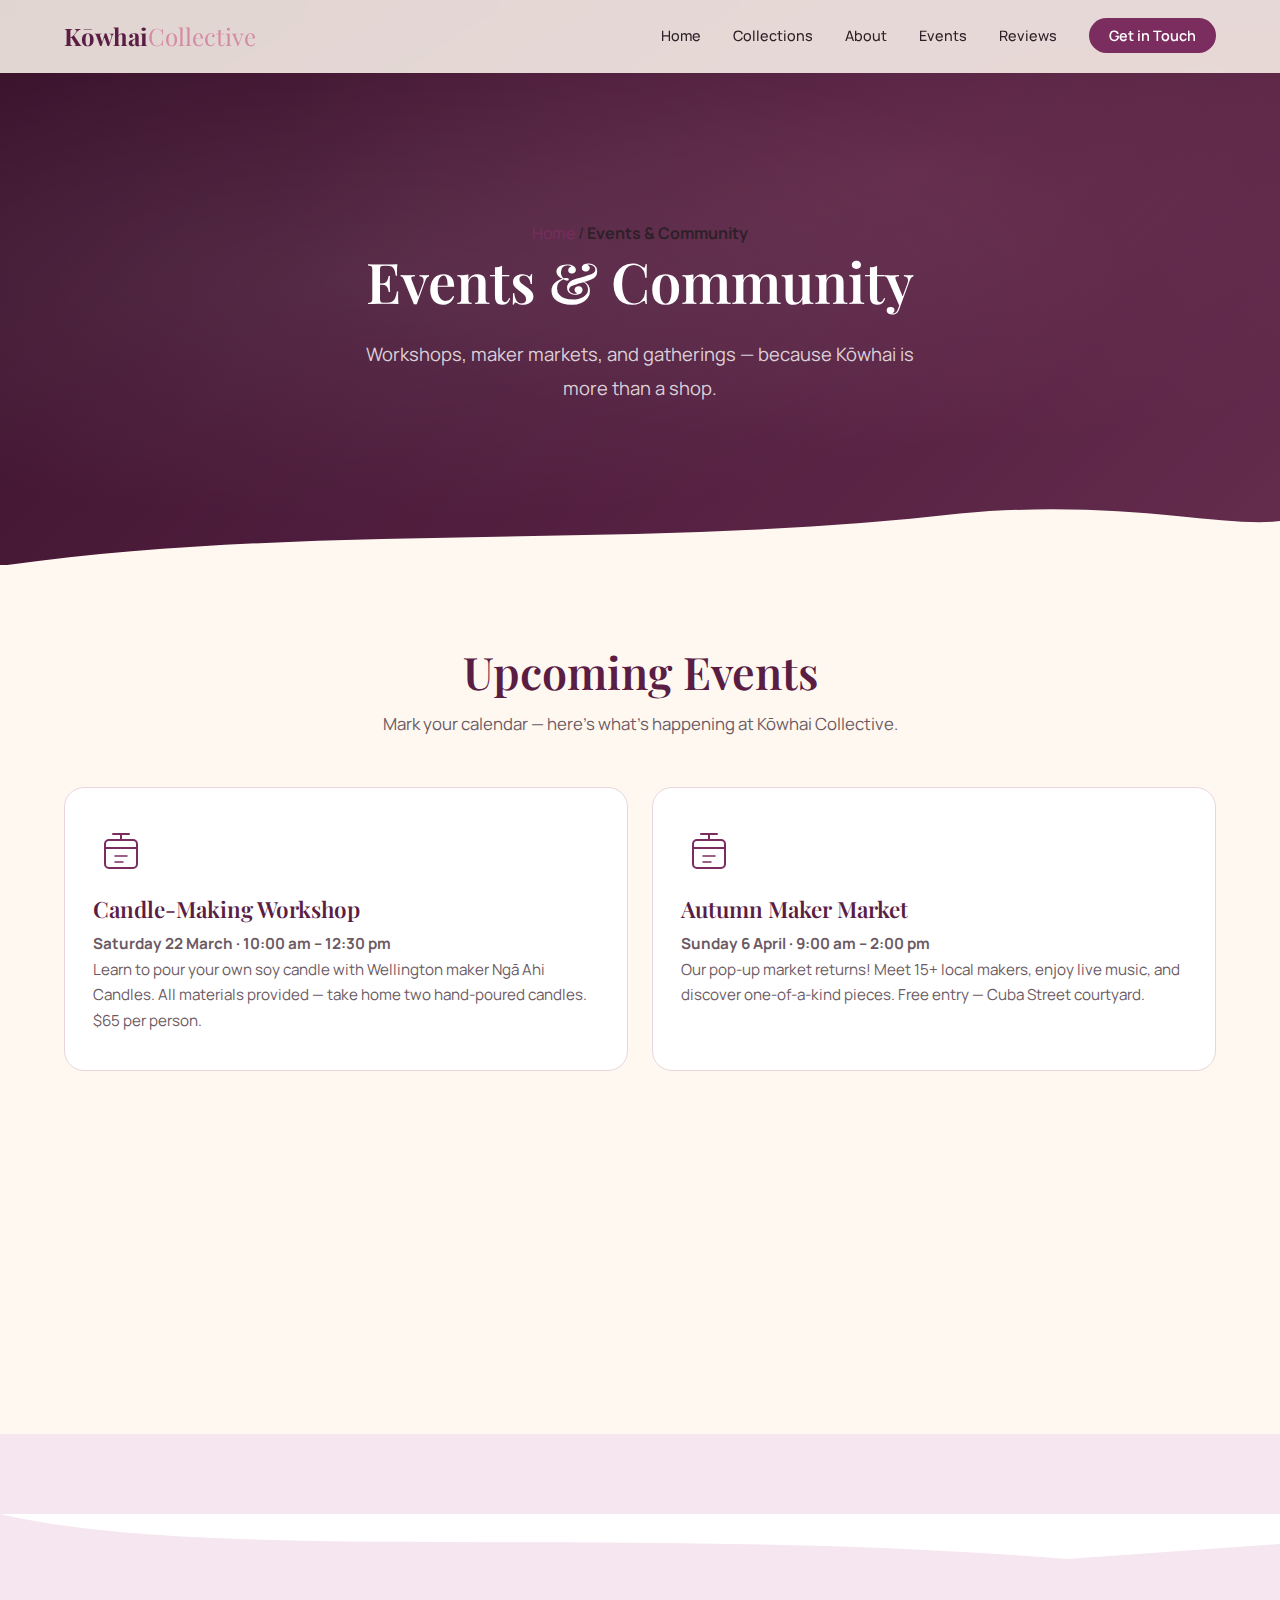
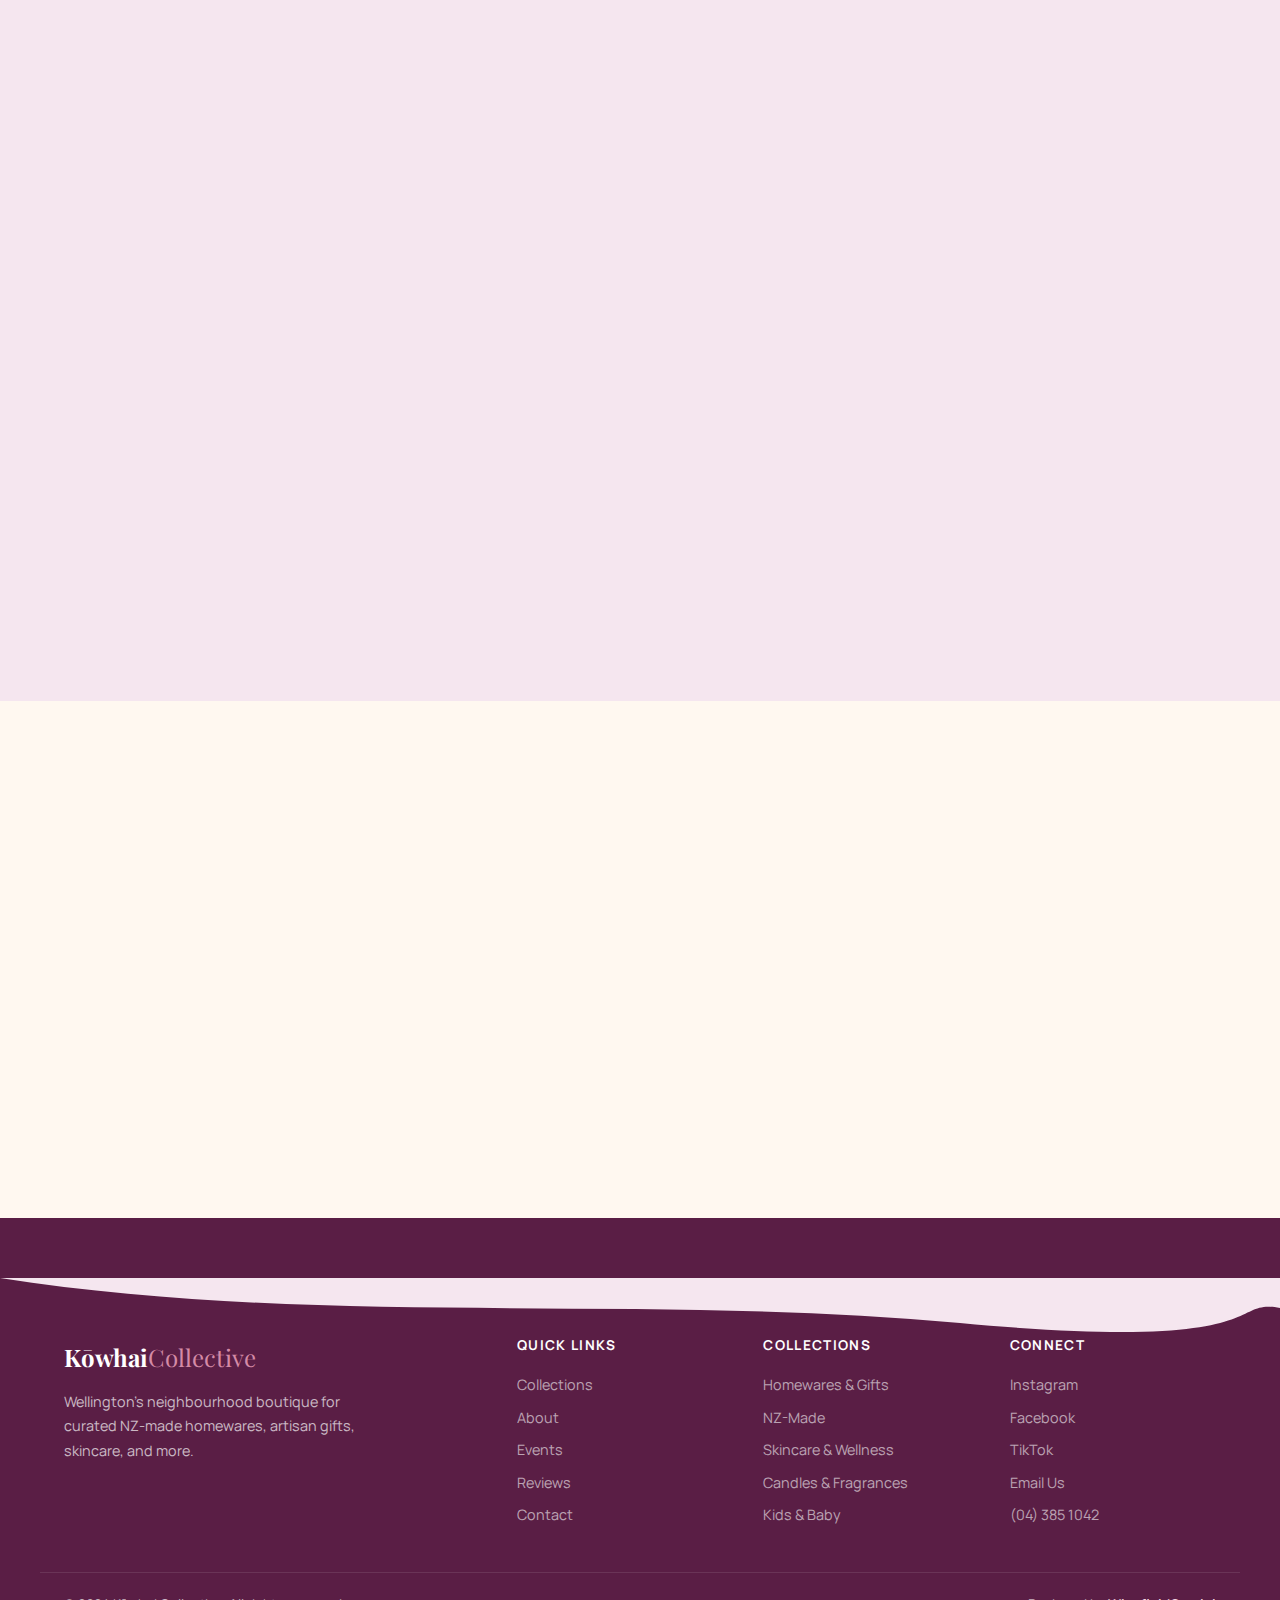
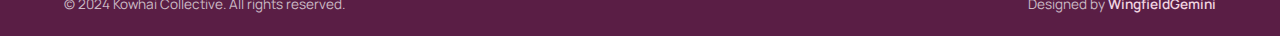
<file: events.html>
<!DOCTYPE html>
<html lang="en">
<head>
  <meta charset="UTF-8">
  <meta name="viewport" content="width=device-width, initial-scale=1.0">
  <title>Events &amp; Community — Kōwhai Collective</title>
  <meta name="description" content="Join us for workshops, maker markets, and community events at Kōwhai Collective, Wellington. See what's coming up next.">
  <link rel="preconnect" href="https://fonts.googleapis.com">
  <link rel="preconnect" href="https://fonts.gstatic.com" crossorigin>
  <link href="https://fonts.googleapis.com/css2?family=Manrope:wght@300;400;500;600;700;800&family=Playfair+Display:ital,wght@0,400;0,600;0,700;1,400;1,600&display=swap" rel="stylesheet">
  <link rel="stylesheet" href="styles.css">
</head>
<body>
  <!-- Navigation -->
  <nav class="nav" id="nav">
    <div class="nav__inner container">
      <a href="index.html" class="nav__logo">Kōwhai<span>Collective</span></a>
      <button class="nav__toggle" id="navToggle" aria-label="Toggle menu">
        <span></span><span></span><span></span>
      </button>
      <ul class="nav__menu" id="navMenu">
        <li><a href="index.html">Home</a></li>
        <li><a href="products.html">Collections</a></li>
        <li><a href="about.html">About</a></li>
        <li><a href="events.html" class="active">Events</a></li>
        <li><a href="reviews.html">Reviews</a></li>
        <li><a href="contact.html" class="nav__cta">Get in Touch</a></li>
      </ul>
    </div>
  </nav>

  <!-- Page Header -->
  <section class="hero" style="min-height:auto; padding: 10rem 0 4rem;">
    <div class="hero__shimmer"></div>
    <div class="hero__content container">
      <nav class="breadcrumb reveal" aria-label="Breadcrumb">
        <a href="index.html">Home</a> <span>/</span> <strong>Events &amp; Community</strong>
      </nav>
      <h1 class="hero__title reveal" style="font-size:clamp(2rem,5vw,3.5rem)">Events &amp; Community</h1>
      <p class="hero__sub reveal">Workshops, maker markets, and gatherings — because Kōwhai is more than a shop.</p>
    </div>
    <svg class="section-divider" viewBox="0 0 1440 80" preserveAspectRatio="none"><path d="M0,80 C360,20 720,60 1080,10 C1260,-10 1380,30 1440,20 L1440,80 Z" fill="var(--cream)"/></svg>
  </section>

  <!-- Upcoming Events -->
  <section class="experience" id="events">
    <div class="container">
      <h2 class="section-title reveal">Upcoming Events</h2>
      <p class="section-sub reveal">Mark your calendar — here's what's happening at Kōwhai Collective.</p>
      <div class="experience__grid">
        <div class="exp-card reveal">
          <div class="exp-card__icon">
            <svg viewBox="0 0 56 56"><rect x="12" y="16" width="32" height="28" rx="4" fill="none" stroke="currentColor" stroke-width="2"/><path d="M12 24h32M28 16v-6M20 10h16" fill="none" stroke="currentColor" stroke-width="2" stroke-linecap="round"/><path d="M22 32h12M22 38h8" fill="none" stroke="currentColor" stroke-width="1.5" stroke-linecap="round"/></svg>
          </div>
          <h3>Candle-Making Workshop</h3>
          <p><strong>Saturday 22 March · 10:00 am – 12:30 pm</strong><br>Learn to pour your own soy candle with Wellington maker Ngā Ahi Candles. All materials provided — take home two hand-poured candles. $65 per person.</p>
        </div>
        <div class="exp-card reveal">
          <div class="exp-card__icon">
            <svg viewBox="0 0 56 56"><rect x="12" y="16" width="32" height="28" rx="4" fill="none" stroke="currentColor" stroke-width="2"/><path d="M12 24h32M28 16v-6M20 10h16" fill="none" stroke="currentColor" stroke-width="2" stroke-linecap="round"/><path d="M22 32h12M22 38h8" fill="none" stroke="currentColor" stroke-width="1.5" stroke-linecap="round"/></svg>
          </div>
          <h3>Autumn Maker Market</h3>
          <p><strong>Sunday 6 April · 9:00 am – 2:00 pm</strong><br>Our pop-up market returns! Meet 15+ local makers, enjoy live music, and discover one-of-a-kind pieces. Free entry — Cuba Street courtyard.</p>
        </div>
        <div class="exp-card reveal">
          <div class="exp-card__icon">
            <svg viewBox="0 0 56 56"><rect x="12" y="16" width="32" height="28" rx="4" fill="none" stroke="currentColor" stroke-width="2"/><path d="M12 24h32M28 16v-6M20 10h16" fill="none" stroke="currentColor" stroke-width="2" stroke-linecap="round"/><path d="M22 32h12M22 38h8" fill="none" stroke="currentColor" stroke-width="1.5" stroke-linecap="round"/></svg>
          </div>
          <h3>Pottery Taster Evening</h3>
          <p><strong>Friday 18 April · 6:00 pm – 8:00 pm</strong><br>Try your hand at wheel-throwing with ceramicist Tui Clay Studio. BYO drinks, we'll supply the clay. Beginner-friendly. $55 per person.</p>
        </div>
        <div class="exp-card reveal">
          <div class="exp-card__icon">
            <svg viewBox="0 0 56 56"><rect x="12" y="16" width="32" height="28" rx="4" fill="none" stroke="currentColor" stroke-width="2"/><path d="M12 24h32M28 16v-6M20 10h16" fill="none" stroke="currentColor" stroke-width="2" stroke-linecap="round"/><path d="M22 32h12M22 38h8" fill="none" stroke="currentColor" stroke-width="1.5" stroke-linecap="round"/></svg>
          </div>
          <h3>Mother's Day Gift Night</h3>
          <p><strong>Thursday 1 May · 5:30 pm – 7:30 pm</strong><br>Enjoy bubbles and nibbles while you browse our curated Mother's Day edit. Free gift wrapping and 10% off storewide for the evening.</p>
        </div>
      </div>
    </div>
  </section>

  <!-- Regular Community Activities -->
  <section class="shop-local" id="community">
    <svg class="section-divider section-divider--top" viewBox="0 0 1440 60" preserveAspectRatio="none"><path d="M0,0 C240,50 720,10 1200,45 L1440,30 L1440,0 L0,0 Z" fill="var(--white)"/></svg>
    <div class="container">
      <h2 class="section-title reveal">Regular Community Activities</h2>
      <p class="section-sub reveal">These are the things we do all year round to stay connected with our community.</p>
      <div class="shop-local__grid">
        <div class="local-card reveal">
          <div class="local-card__number">🧶</div>
          <h3>Monthly Craft Circle</h3>
          <p>First Saturday of every month, 2–4 pm. Bring your knitting, embroidery, or any craft project and enjoy the company. Free — just show up!</p>
        </div>
        <div class="local-card reveal">
          <div class="local-card__number">🎨</div>
          <h3>Maker Meet-Ups</h3>
          <p>Quarterly in-store events where you can meet the artisans behind your favourite products, hear their stories, and shop exclusive pieces.</p>
        </div>
        <div class="local-card reveal">
          <div class="local-card__number">🎁</div>
          <h3>Seasonal Pop-Up Markets</h3>
          <p>Four times a year we transform our courtyard into a bustling market with local makers, food trucks, and live music.</p>
        </div>
        <div class="local-card reveal">
          <div class="local-card__number">💛</div>
          <h3>Charity Partnerships</h3>
          <p>We partner with Wellington charities throughout the year, donating a percentage of select product sales to local causes that matter.</p>
        </div>
      </div>
    </div>
  </section>

  <!-- CTA -->
  <section class="contact" style="background: var(--cream);">
    <div class="container" style="text-align:center; padding: 4rem 0;">
      <h2 class="section-title reveal">Want to Get Involved?</h2>
      <p class="section-sub reveal">Interested in hosting a workshop, joining a market, or partnering with us? We'd love to hear from you.</p>
      <div class="hero__actions reveal" style="justify-content:center;">
        <a href="contact.html" class="btn btn--primary">Get in Touch</a>
      </div>
    </div>
  </section>

  <!-- Footer -->
  <footer class="footer">
    <svg class="section-divider section-divider--top" viewBox="0 0 1440 60" preserveAspectRatio="none"><path d="M0,0 C360,50 720,15 1080,45 S1380,20 1440,30 L1440,0 L0,0 Z" fill="var(--plum-light)"/></svg>
    <div class="container footer__inner">
      <div class="footer__brand">
        <a href="index.html" class="nav__logo">Kōwhai<span>Collective</span></a>
        <p>Wellington's neighbourhood boutique for curated NZ-made homewares, artisan gifts, skincare, and more.</p>
      </div>
      <div class="footer__links">
        <h4>Quick Links</h4>
        <ul>
          <li><a href="products.html">Collections</a></li>
          <li><a href="about.html">About</a></li>
          <li><a href="events.html">Events</a></li>
          <li><a href="reviews.html">Reviews</a></li>
          <li><a href="contact.html">Contact</a></li>
        </ul>
      </div>
      <div class="footer__links">
        <h4>Collections</h4>
        <ul>
          <li><a href="products.html">Homewares &amp; Gifts</a></li>
          <li><a href="products.html">NZ-Made</a></li>
          <li><a href="products.html">Skincare &amp; Wellness</a></li>
          <li><a href="products.html">Candles &amp; Fragrances</a></li>
          <li><a href="products.html">Kids &amp; Baby</a></li>
        </ul>
      </div>
      <div class="footer__links">
        <h4>Connect</h4>
        <ul>
          <li><a href="#">Instagram</a></li>
          <li><a href="#">Facebook</a></li>
          <li><a href="#">TikTok</a></li>
          <li><a href="mailto:hello@kowhaicollective.co.nz">Email Us</a></li>
          <li><a href="tel:+6443851042">(04) 385 1042</a></li>
        </ul>
      </div>
    </div>
    <div class="footer__bottom container">
      <p>&copy; 2024 Kōwhai Collective. All rights reserved.</p>
      <p>Designed by <a href="https://wingfieldgemini.github.io" target="_blank" rel="noopener">WingfieldGemini</a></p>
    </div>
  </footer>

  <script src="script.js"></script>
</body>
</html>
</file>
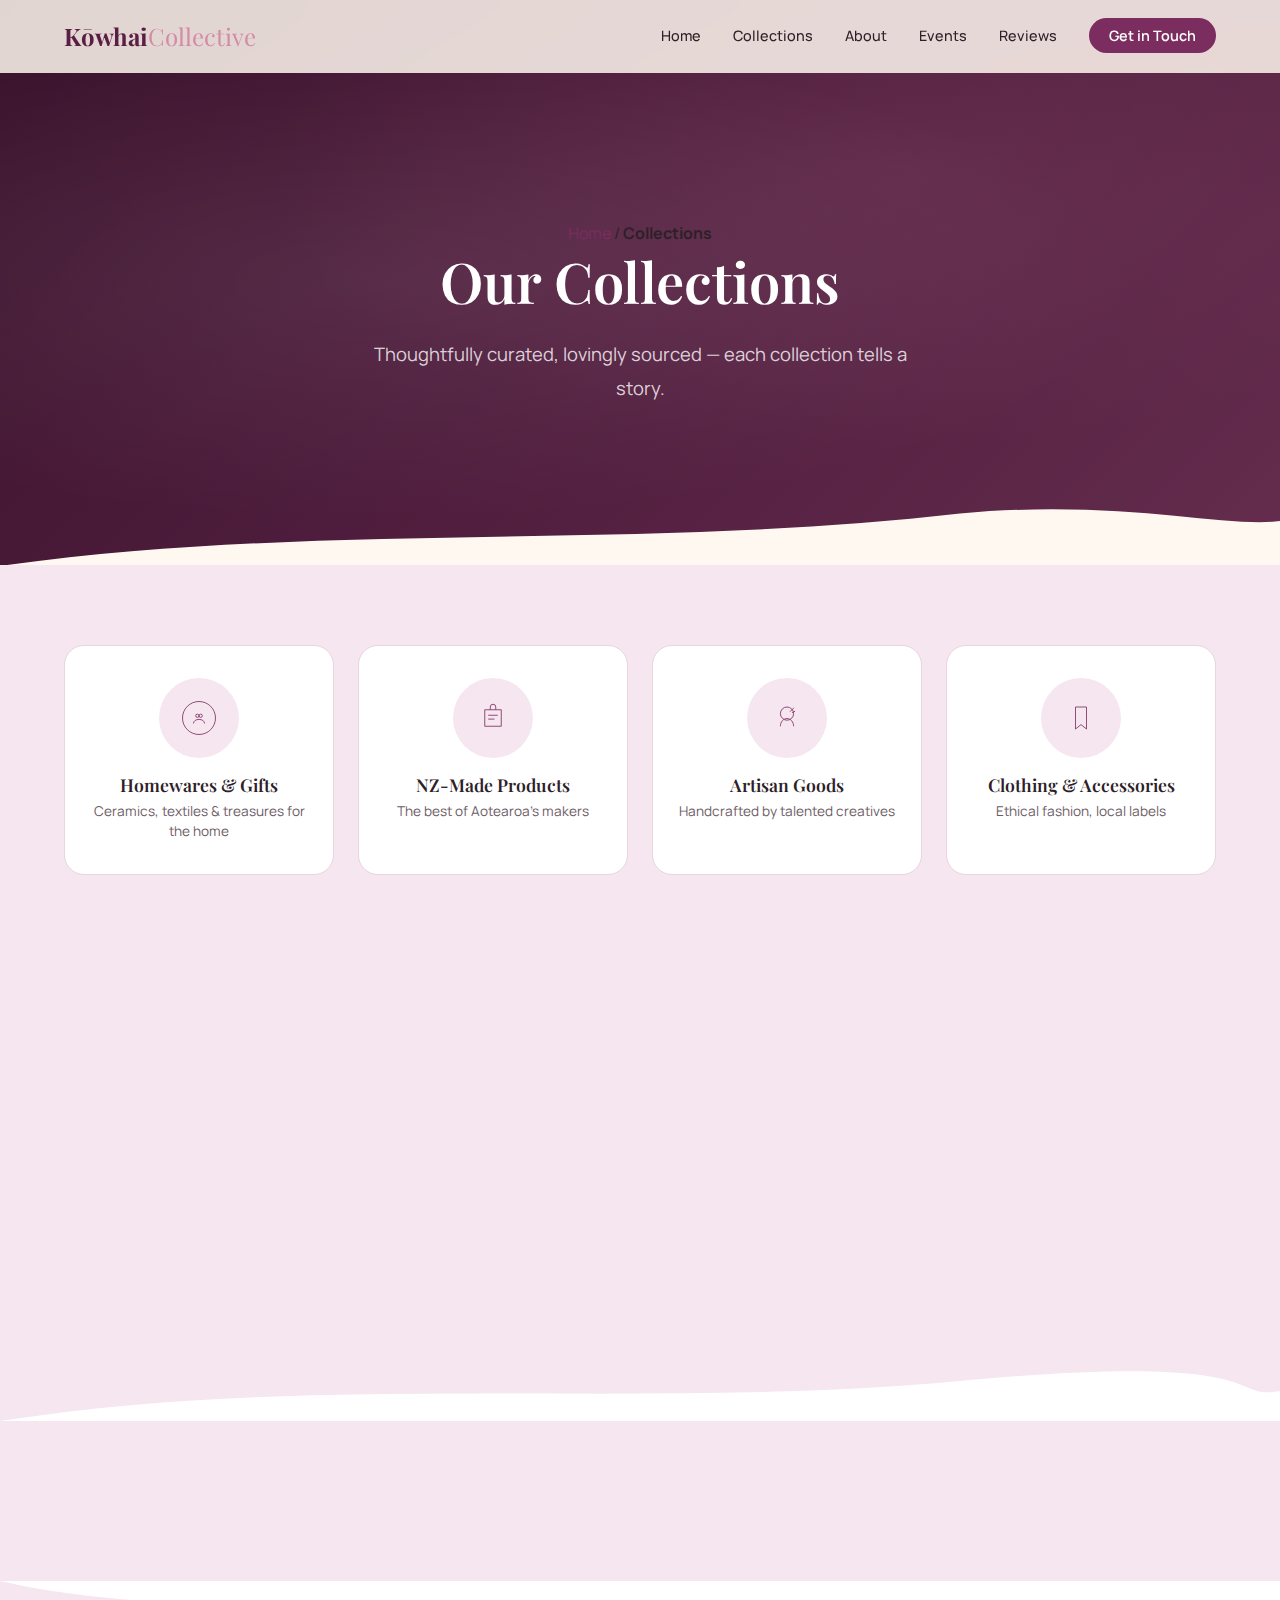
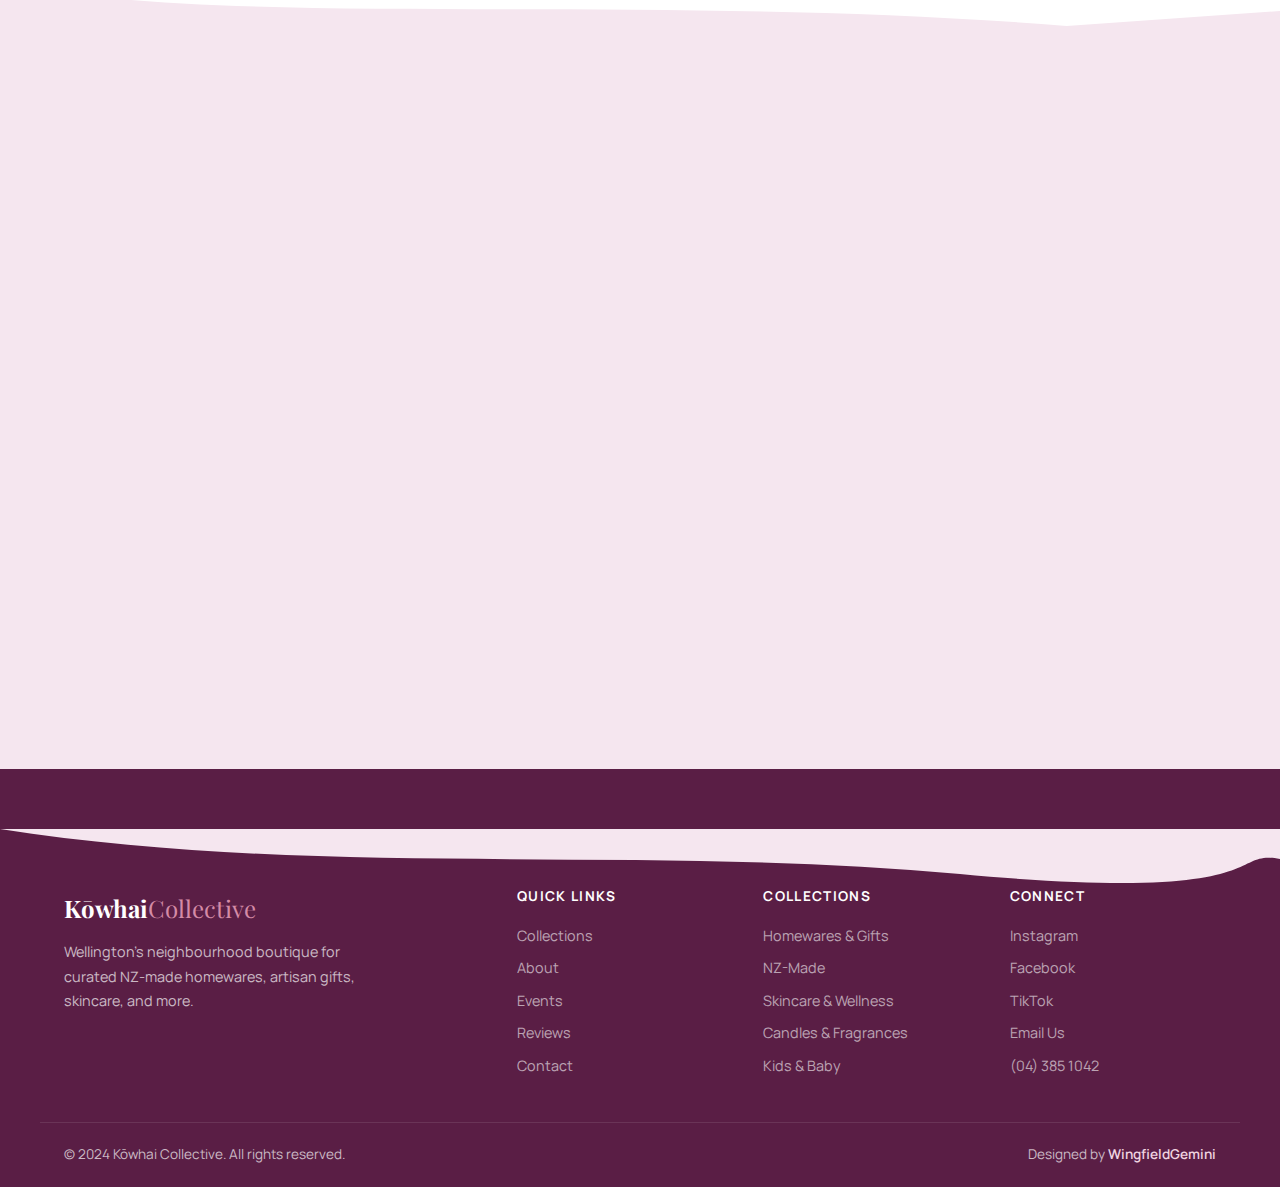
<file: products.html>
<!DOCTYPE html>
<html lang="en">
<head>
  <meta charset="UTF-8">
  <meta name="viewport" content="width=device-width, initial-scale=1.0">
  <title>Collections — Kōwhai Collective</title>
  <meta name="description" content="Browse our curated collections of NZ-made homewares, artisan gifts, skincare, clothing, stationery and more at Kōwhai Collective, Wellington.">
  <link rel="preconnect" href="https://fonts.googleapis.com">
  <link rel="preconnect" href="https://fonts.gstatic.com" crossorigin>
  <link href="https://fonts.googleapis.com/css2?family=Manrope:wght@300;400;500;600;700;800&family=Playfair+Display:ital,wght@0,400;0,600;0,700;1,400;1,600&display=swap" rel="stylesheet">
  <link rel="stylesheet" href="styles.css">
</head>
<body>
  <!-- Navigation -->
  <nav class="nav" id="nav">
    <div class="nav__inner container">
      <a href="index.html" class="nav__logo">Kōwhai<span>Collective</span></a>
      <button class="nav__toggle" id="navToggle" aria-label="Toggle menu">
        <span></span><span></span><span></span>
      </button>
      <ul class="nav__menu" id="navMenu">
        <li><a href="index.html">Home</a></li>
        <li><a href="products.html" class="active">Collections</a></li>
        <li><a href="about.html">About</a></li>
        <li><a href="events.html">Events</a></li>
        <li><a href="reviews.html">Reviews</a></li>
        <li><a href="contact.html" class="nav__cta">Get in Touch</a></li>
      </ul>
    </div>
  </nav>

  <!-- Page Header -->
  <section class="hero" style="min-height:auto; padding: 10rem 0 4rem;">
    <div class="hero__shimmer"></div>
    <div class="hero__content container">
      <nav class="breadcrumb reveal" aria-label="Breadcrumb">
        <a href="index.html">Home</a> <span>/</span> <strong>Collections</strong>
      </nav>
      <h1 class="hero__title reveal" style="font-size:clamp(2rem,5vw,3.5rem)">Our Collections</h1>
      <p class="hero__sub reveal">Thoughtfully curated, lovingly sourced — each collection tells a story.</p>
    </div>
    <svg class="section-divider" viewBox="0 0 1440 80" preserveAspectRatio="none"><path d="M0,80 C360,20 720,60 1080,10 C1260,-10 1380,30 1440,20 L1440,80 Z" fill="var(--cream)"/></svg>
  </section>

  <!-- All Collections -->
  <section class="collections" id="collections">
    <div class="container">
      <div class="collections__grid">
        <a href="#" class="collection-card reveal">
          <div class="collection-card__visual" style="--hue:340">
            <svg viewBox="0 0 80 80"><circle cx="40" cy="40" r="30" fill="none" stroke="currentColor" stroke-width="1.5"/><path d="M30 50c0-10 20-10 20 0M34 36a3 3 0 106 0 3 3 0 00-6 0M40 36a3 3 0 106 0 3 3 0 00-6 0" fill="none" stroke="currentColor" stroke-width="1.5"/></svg>
          </div>
          <h3>Homewares &amp; Gifts</h3>
          <p>Ceramics, textiles &amp; treasures for the home</p>
        </a>
        <a href="#" class="collection-card reveal">
          <div class="collection-card__visual" style="--hue:20">
            <svg viewBox="0 0 80 80"><path d="M25 55V25h30v30H25zM35 25v-5a5 5 0 0110 0v5" fill="none" stroke="currentColor" stroke-width="1.5"/><path d="M32 35h16M32 42h10" fill="none" stroke="currentColor" stroke-width="1.5" stroke-linecap="round"/></svg>
          </div>
          <h3>NZ-Made Products</h3>
          <p>The best of Aotearoa's makers</p>
        </a>
        <a href="#" class="collection-card reveal">
          <div class="collection-card__visual" style="--hue:280">
            <svg viewBox="0 0 80 80"><circle cx="40" cy="32" r="12" fill="none" stroke="currentColor" stroke-width="1.5"/><path d="M28 55c0-8 5.4-14 12-14s12 6 12 14" fill="none" stroke="currentColor" stroke-width="1.5"/><path d="M46 28l6-6M50 30l4-2" fill="none" stroke="currentColor" stroke-width="1.5" stroke-linecap="round"/></svg>
          </div>
          <h3>Artisan Goods</h3>
          <p>Handcrafted by talented creatives</p>
        </a>
        <a href="#" class="collection-card reveal">
          <div class="collection-card__visual" style="--hue:200">
            <svg viewBox="0 0 80 80"><path d="M30 20h20v40l-10-8-10 8V20z" fill="none" stroke="currentColor" stroke-width="1.5"/></svg>
          </div>
          <h3>Clothing &amp; Accessories</h3>
          <p>Ethical fashion, local labels</p>
        </a>
        <a href="#" class="collection-card reveal">
          <div class="collection-card__visual" style="--hue:160">
            <svg viewBox="0 0 80 80"><ellipse cx="40" cy="45" rx="16" ry="12" fill="none" stroke="currentColor" stroke-width="1.5"/><path d="M40 33v-10M36 27l4-4 4 4" fill="none" stroke="currentColor" stroke-width="1.5" stroke-linecap="round" stroke-linejoin="round"/></svg>
          </div>
          <h3>Skincare &amp; Wellness</h3>
          <p>Natural, NZ-sourced body care</p>
        </a>
        <a href="#" class="collection-card reveal">
          <div class="collection-card__visual" style="--hue:50">
            <svg viewBox="0 0 80 80"><rect x="25" y="22" rx="2" width="30" height="38" fill="none" stroke="currentColor" stroke-width="1.5"/><path d="M32 30h16M32 37h12M32 44h8" fill="none" stroke="currentColor" stroke-width="1.5" stroke-linecap="round"/></svg>
          </div>
          <h3>Stationery</h3>
          <p>Beautiful paper goods &amp; journals</p>
        </a>
        <a href="#" class="collection-card reveal">
          <div class="collection-card__visual" style="--hue:300">
            <svg viewBox="0 0 80 80"><circle cx="40" cy="34" r="10" fill="none" stroke="currentColor" stroke-width="1.5"/><path d="M30 58c0-7 4.5-12 10-12s10 5 10 12" fill="none" stroke="currentColor" stroke-width="1.5"/><circle cx="40" cy="34" r="4" fill="none" stroke="currentColor" stroke-width="1"/></svg>
          </div>
          <h3>Kids &amp; Baby</h3>
          <p>Gentle, safe, and adorable finds</p>
        </a>
        <a href="#" class="collection-card reveal">
          <div class="collection-card__visual" style="--hue:30">
            <svg viewBox="0 0 80 80"><rect x="28" y="30" width="24" height="24" rx="3" fill="none" stroke="currentColor" stroke-width="1.5"/><path d="M34 30v-6a6 6 0 0112 0v6M36 40h8M36 46h5" fill="none" stroke="currentColor" stroke-width="1.5" stroke-linecap="round"/></svg>
          </div>
          <h3>Food &amp; Pantry</h3>
          <p>Local jams, honey, chocolate &amp; more</p>
        </a>
        <a href="#" class="collection-card reveal">
          <div class="collection-card__visual" style="--hue:10">
            <svg viewBox="0 0 80 80"><path d="M40 22c-4 0-7 5-7 14s3 14 7 14 7-5 7-14-3-14-7-14z" fill="none" stroke="currentColor" stroke-width="1.5"/><path d="M33 36h14" fill="none" stroke="currentColor" stroke-width="1" stroke-dasharray="2 2"/></svg>
          </div>
          <h3>Candles &amp; Fragrances</h3>
          <p>Hand-poured soy candles &amp; scents</p>
        </a>
        <a href="#" class="collection-card reveal">
          <div class="collection-card__visual" style="--hue:120">
            <svg viewBox="0 0 80 80"><path d="M24 56l16-32 16 32H24z" fill="none" stroke="currentColor" stroke-width="1.5" stroke-linejoin="round"/><circle cx="40" cy="42" r="5" fill="none" stroke="currentColor" stroke-width="1"/></svg>
          </div>
          <h3>Seasonal Collections</h3>
          <p>Limited editions for every season</p>
        </a>
      </div>
    </div>
    <svg class="section-divider" viewBox="0 0 1440 60" preserveAspectRatio="none"><path d="M0,60 C360,10 720,50 1080,20 S1380,40 1440,30 L1440,60 Z" fill="var(--white)"/></svg>
  </section>

  <!-- Why Shop Local -->
  <section class="shop-local" id="shop-local">
    <svg class="section-divider section-divider--top" viewBox="0 0 1440 60" preserveAspectRatio="none"><path d="M0,0 C240,50 720,10 1200,45 L1440,30 L1440,0 L0,0 Z" fill="var(--white)"/></svg>
    <div class="container">
      <h2 class="section-title reveal">Why Shop Local?</h2>
      <p class="section-sub reveal">Every purchase here makes a real difference — to our makers, our community, and our city.</p>
      <div class="shop-local__grid">
        <div class="local-card reveal">
          <div class="local-card__number">01</div>
          <h3>Support NZ Makers</h3>
          <p>Your dollar goes directly to talented artisans and small producers across Aotearoa, helping them do what they love.</p>
        </div>
        <div class="local-card reveal">
          <div class="local-card__number">02</div>
          <h3>Strengthen Community</h3>
          <p>Local businesses are the heartbeat of Wellington. Shopping here keeps our CBD vibrant and connected.</p>
        </div>
        <div class="local-card reveal">
          <div class="local-card__number">03</div>
          <h3>Reduce Your Footprint</h3>
          <p>Less shipping, less packaging, more sustainable choices. Feel good about every purchase you make.</p>
        </div>
        <div class="local-card reveal">
          <div class="local-card__number">04</div>
          <h3>Discover Unique Finds</h3>
          <p>You won't find our products in chain stores. Every item is chosen for its quality, story, and craftsmanship.</p>
        </div>
      </div>
    </div>
  </section>

  <!-- Footer -->
  <footer class="footer">
    <svg class="section-divider section-divider--top" viewBox="0 0 1440 60" preserveAspectRatio="none"><path d="M0,0 C360,50 720,15 1080,45 S1380,20 1440,30 L1440,0 L0,0 Z" fill="var(--plum-light)"/></svg>
    <div class="container footer__inner">
      <div class="footer__brand">
        <a href="index.html" class="nav__logo">Kōwhai<span>Collective</span></a>
        <p>Wellington's neighbourhood boutique for curated NZ-made homewares, artisan gifts, skincare, and more.</p>
      </div>
      <div class="footer__links">
        <h4>Quick Links</h4>
        <ul>
          <li><a href="products.html">Collections</a></li>
          <li><a href="about.html">About</a></li>
          <li><a href="events.html">Events</a></li>
          <li><a href="reviews.html">Reviews</a></li>
          <li><a href="contact.html">Contact</a></li>
        </ul>
      </div>
      <div class="footer__links">
        <h4>Collections</h4>
        <ul>
          <li><a href="products.html">Homewares &amp; Gifts</a></li>
          <li><a href="products.html">NZ-Made</a></li>
          <li><a href="products.html">Skincare &amp; Wellness</a></li>
          <li><a href="products.html">Candles &amp; Fragrances</a></li>
          <li><a href="products.html">Kids &amp; Baby</a></li>
        </ul>
      </div>
      <div class="footer__links">
        <h4>Connect</h4>
        <ul>
          <li><a href="#">Instagram</a></li>
          <li><a href="#">Facebook</a></li>
          <li><a href="#">TikTok</a></li>
          <li><a href="mailto:hello@kowhaicollective.co.nz">Email Us</a></li>
          <li><a href="tel:+6443851042">(04) 385 1042</a></li>
        </ul>
      </div>
    </div>
    <div class="footer__bottom container">
      <p>&copy; 2024 Kōwhai Collective. All rights reserved.</p>
      <p>Designed by <a href="https://wingfieldgemini.github.io" target="_blank" rel="noopener">WingfieldGemini</a></p>
    </div>
  </footer>

  <script src="script.js"></script>
</body>
</html>
</file>
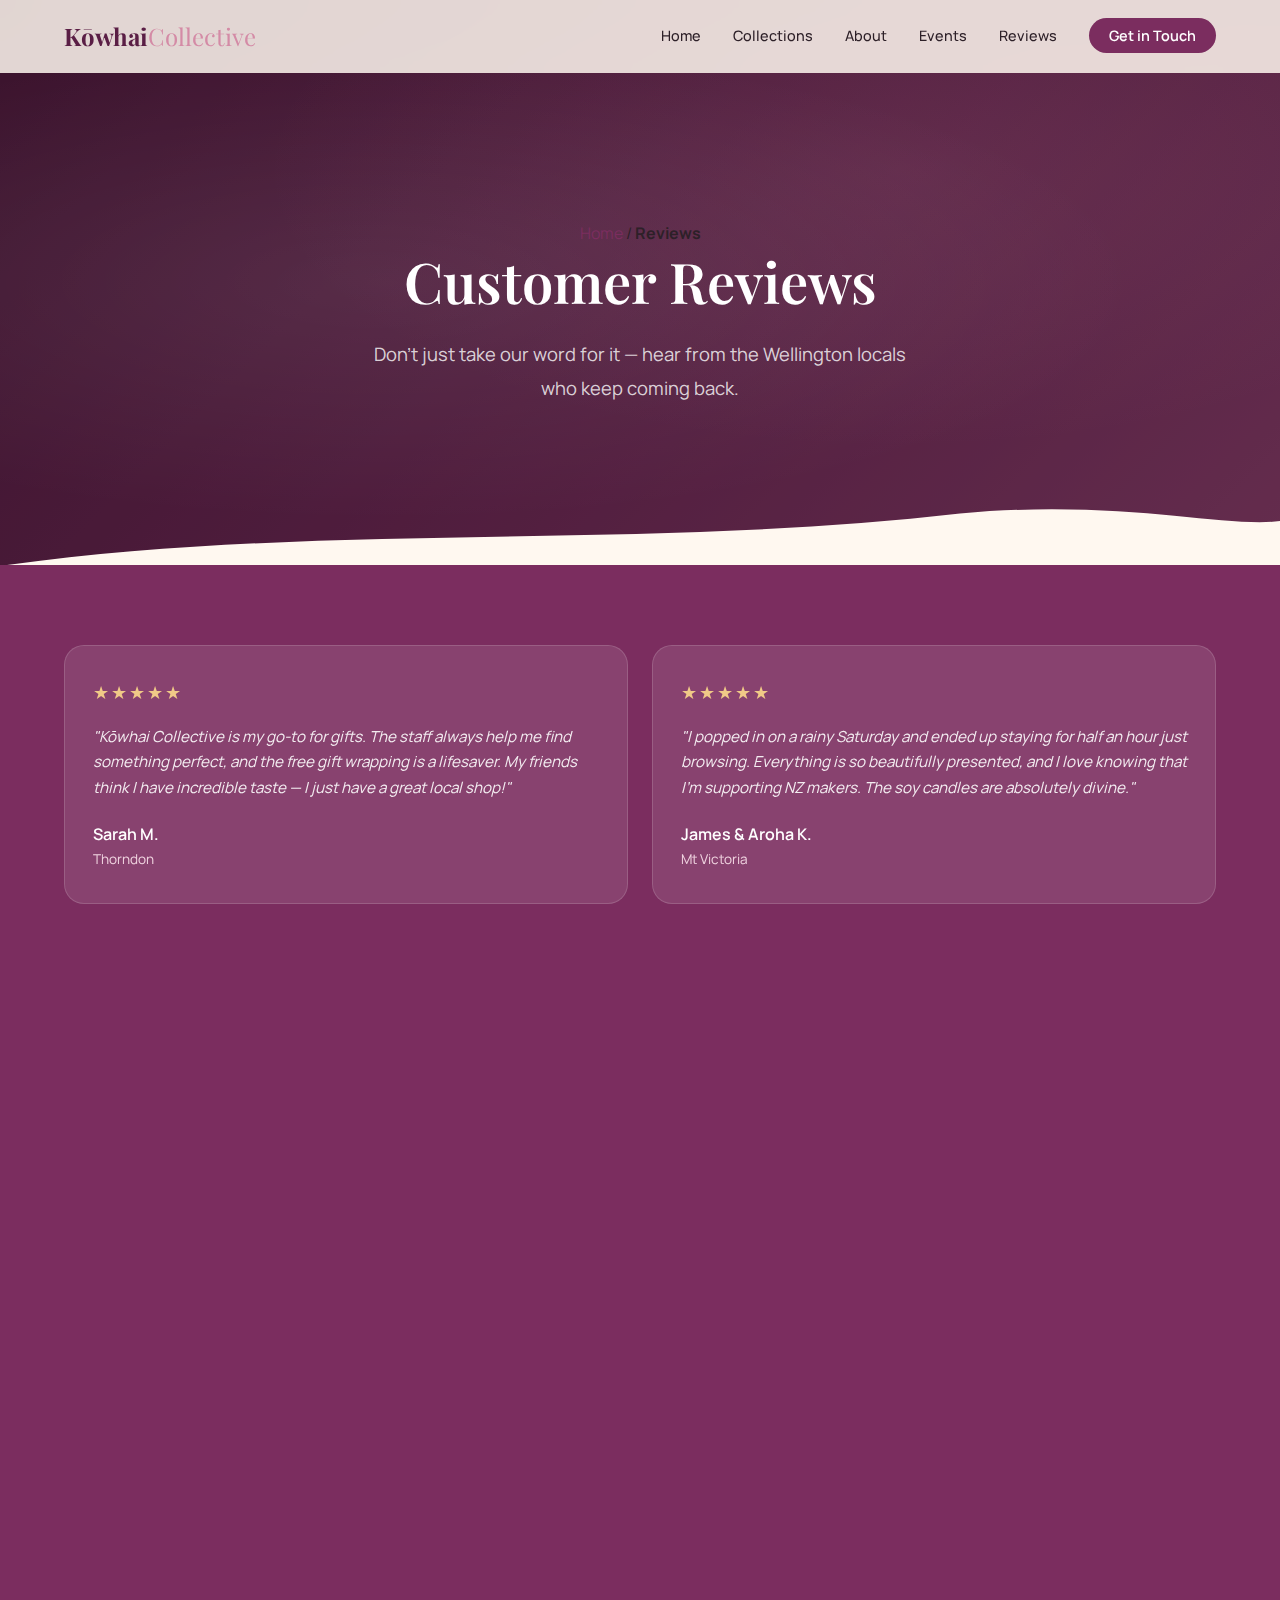
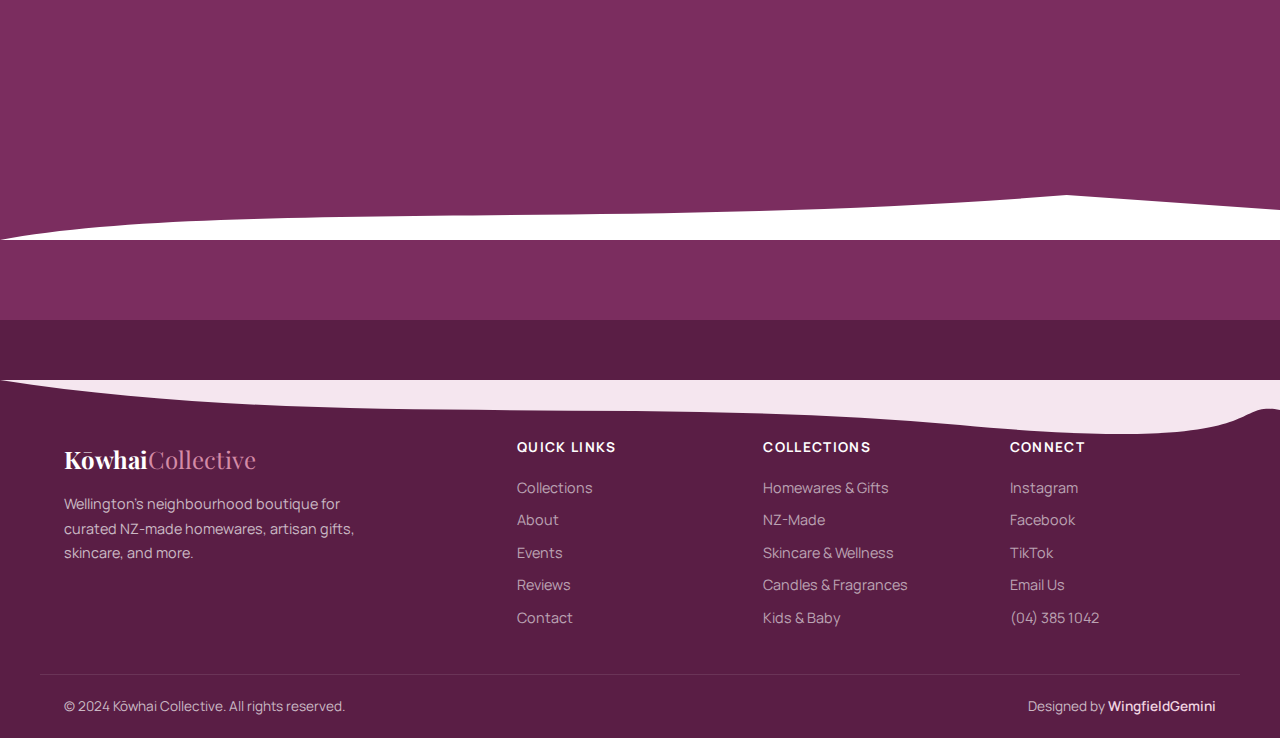
<file: reviews.html>
<!DOCTYPE html>
<html lang="en">
<head>
  <meta charset="UTF-8">
  <meta name="viewport" content="width=device-width, initial-scale=1.0">
  <title>Reviews — Kōwhai Collective</title>
  <meta name="description" content="Read what Wellington locals say about shopping at Kōwhai Collective — real reviews from real customers.">
  <link rel="preconnect" href="https://fonts.googleapis.com">
  <link rel="preconnect" href="https://fonts.gstatic.com" crossorigin>
  <link href="https://fonts.googleapis.com/css2?family=Manrope:wght@300;400;500;600;700;800&family=Playfair+Display:ital,wght@0,400;0,600;0,700;1,400;1,600&display=swap" rel="stylesheet">
  <link rel="stylesheet" href="styles.css">
</head>
<body>
  <!-- Navigation -->
  <nav class="nav" id="nav">
    <div class="nav__inner container">
      <a href="index.html" class="nav__logo">Kōwhai<span>Collective</span></a>
      <button class="nav__toggle" id="navToggle" aria-label="Toggle menu">
        <span></span><span></span><span></span>
      </button>
      <ul class="nav__menu" id="navMenu">
        <li><a href="index.html">Home</a></li>
        <li><a href="products.html">Collections</a></li>
        <li><a href="about.html">About</a></li>
        <li><a href="events.html">Events</a></li>
        <li><a href="reviews.html" class="active">Reviews</a></li>
        <li><a href="contact.html" class="nav__cta">Get in Touch</a></li>
      </ul>
    </div>
  </nav>

  <!-- Page Header -->
  <section class="hero" style="min-height:auto; padding: 10rem 0 4rem;">
    <div class="hero__shimmer"></div>
    <div class="hero__content container">
      <nav class="breadcrumb reveal" aria-label="Breadcrumb">
        <a href="index.html">Home</a> <span>/</span> <strong>Reviews</strong>
      </nav>
      <h1 class="hero__title reveal" style="font-size:clamp(2rem,5vw,3.5rem)">Customer Reviews</h1>
      <p class="hero__sub reveal">Don't just take our word for it — hear from the Wellington locals who keep coming back.</p>
    </div>
    <svg class="section-divider" viewBox="0 0 1440 80" preserveAspectRatio="none"><path d="M0,80 C360,20 720,60 1080,10 C1260,-10 1380,30 1440,20 L1440,80 Z" fill="var(--cream)"/></svg>
  </section>

  <!-- All Testimonials -->
  <section class="testimonials" id="testimonials">
    <div class="container">
      <div class="testimonials__grid">
        <blockquote class="testimonial reveal">
          <div class="testimonial__stars">★★★★★</div>
          <p>"Kōwhai Collective is my go-to for gifts. The staff always help me find something perfect, and the free gift wrapping is a lifesaver. My friends think I have incredible taste — I just have a great local shop!"</p>
          <cite>
            <strong>Sarah M.</strong>
            <span>Thorndon</span>
          </cite>
        </blockquote>
        <blockquote class="testimonial reveal">
          <div class="testimonial__stars">★★★★★</div>
          <p>"I popped in on a rainy Saturday and ended up staying for half an hour just browsing. Everything is so beautifully presented, and I love knowing that I'm supporting NZ makers. The soy candles are absolutely divine."</p>
          <cite>
            <strong>James &amp; Aroha K.</strong>
            <span>Mt Victoria</span>
          </cite>
        </blockquote>
        <blockquote class="testimonial reveal">
          <div class="testimonial__stars">★★★★★</div>
          <p>"As someone who tries to shop locally wherever possible, finding Kōwhai was a dream. The skincare range is gorgeous, the stationery is to die for, and every visit feels like catching up with friends. Highly recommend!"</p>
          <cite>
            <strong>Priya D.</strong>
            <span>Kelburn</span>
          </cite>
        </blockquote>
        <blockquote class="testimonial reveal">
          <div class="testimonial__stars">★★★★★</div>
          <p>"Moved to Welly last year and this was one of the first shops I fell in love with. The loyalty programme is great — I've already earned two rewards! The team remembers my name, which honestly makes my day."</p>
          <cite>
            <strong>Tom L.</strong>
            <span>Te Aro</span>
          </cite>
        </blockquote>
        <blockquote class="testimonial reveal">
          <div class="testimonial__stars">★★★★★</div>
          <p>"Bought a set of handmade ceramics as a wedding gift and the couple absolutely loved them. The quality is outstanding and you can tell everything is made with real care. Will definitely be back!"</p>
          <cite>
            <strong>Rachel W.</strong>
            <span>Newtown</span>
          </cite>
        </blockquote>
        <blockquote class="testimonial reveal">
          <div class="testimonial__stars">★★★★★</div>
          <p>"The candle-making workshop was such a fun experience! Aroha was a brilliant host and I came away with two beautiful candles. Already signed up for the pottery evening. Love what this place brings to the community."</p>
          <cite>
            <strong>Daniel &amp; Mei C.</strong>
            <span>Island Bay</span>
          </cite>
        </blockquote>
        <blockquote class="testimonial reveal">
          <div class="testimonial__stars">★★★★★</div>
          <p>"I always struggle with Father's Day gifts, but the team helped me pick out a gorgeous NZ-made leather wallet and some local honey. Dad was over the moon. Thank you Kōwhai!"</p>
          <cite>
            <strong>Hannah T.</strong>
            <span>Karori</span>
          </cite>
        </blockquote>
        <blockquote class="testimonial reveal">
          <div class="testimonial__stars">★★★★★</div>
          <p>"Such a lovely little shop. The kids' section is adorable — we got the sweetest merino booties for our new nephew. It's so nice to find a store that genuinely cares about what they sell."</p>
          <cite>
            <strong>Sam &amp; Jo P.</strong>
            <span>Miramar</span>
          </cite>
        </blockquote>
      </div>
    </div>
    <svg class="section-divider" viewBox="0 0 1440 60" preserveAspectRatio="none"><path d="M0,60 C240,20 720,50 1200,15 L1440,30 L1440,60 Z" fill="var(--white)"/></svg>
  </section>

  <!-- Footer -->
  <footer class="footer">
    <svg class="section-divider section-divider--top" viewBox="0 0 1440 60" preserveAspectRatio="none"><path d="M0,0 C360,50 720,15 1080,45 S1380,20 1440,30 L1440,0 L0,0 Z" fill="var(--plum-light)"/></svg>
    <div class="container footer__inner">
      <div class="footer__brand">
        <a href="index.html" class="nav__logo">Kōwhai<span>Collective</span></a>
        <p>Wellington's neighbourhood boutique for curated NZ-made homewares, artisan gifts, skincare, and more.</p>
      </div>
      <div class="footer__links">
        <h4>Quick Links</h4>
        <ul>
          <li><a href="products.html">Collections</a></li>
          <li><a href="about.html">About</a></li>
          <li><a href="events.html">Events</a></li>
          <li><a href="reviews.html">Reviews</a></li>
          <li><a href="contact.html">Contact</a></li>
        </ul>
      </div>
      <div class="footer__links">
        <h4>Collections</h4>
        <ul>
          <li><a href="products.html">Homewares &amp; Gifts</a></li>
          <li><a href="products.html">NZ-Made</a></li>
          <li><a href="products.html">Skincare &amp; Wellness</a></li>
          <li><a href="products.html">Candles &amp; Fragrances</a></li>
          <li><a href="products.html">Kids &amp; Baby</a></li>
        </ul>
      </div>
      <div class="footer__links">
        <h4>Connect</h4>
        <ul>
          <li><a href="#">Instagram</a></li>
          <li><a href="#">Facebook</a></li>
          <li><a href="#">TikTok</a></li>
          <li><a href="mailto:hello@kowhaicollective.co.nz">Email Us</a></li>
          <li><a href="tel:+6443851042">(04) 385 1042</a></li>
        </ul>
      </div>
    </div>
    <div class="footer__bottom container">
      <p>&copy; 2024 Kōwhai Collective. All rights reserved.</p>
      <p>Designed by <a href="https://wingfieldgemini.github.io" target="_blank" rel="noopener">WingfieldGemini</a></p>
    </div>
  </footer>

  <script src="script.js"></script>
</body>
</html>
</file>
<file: styles.css>
/* ========================================
   Kōwhai Collective — Styles
   Palette: Warm Plum + Cream + Dusty Rose
   ======================================== */

:root {
  --plum: #7B2D5F;
  --plum-dark: #5A1E45;
  --plum-light: #F5E6EF;
  --cream: #FFF8F0;
  --white: #FFFFFF;
  --rose: #D48BA6;
  --rose-light: #F0D4E0;
  --text: #2D2028;
  --text-light: #6B5A63;
  --text-muted: #9B8A92;
  --border: #E8D5DE;
  --shadow: rgba(123, 45, 95, 0.08);
  --shadow-hover: rgba(123, 45, 95, 0.16);
  --radius: 12px;
  --radius-lg: 20px;
  --transition: 0.3s cubic-bezier(0.4, 0, 0.2, 1);
}

/* ---- Reset & Base ---- */
*, *::before, *::after { box-sizing: border-box; margin: 0; padding: 0; }

html {
  scroll-behavior: smooth;
  scroll-padding-top: 80px;
  font-size: 16px;
}

body {
  font-family: 'Manrope', sans-serif;
  color: var(--text);
  background: var(--cream);
  line-height: 1.7;
  overflow-x: hidden;
  -webkit-font-smoothing: antialiased;
}

img, svg { display: block; max-width: 100%; }
a { color: var(--plum); text-decoration: none; transition: color var(--transition); }
a:hover { color: var(--plum-dark); }
ul { list-style: none; }

.container {
  width: 100%;
  max-width: 1200px;
  margin: 0 auto;
  padding: 0 24px;
}

/* ---- Typography ---- */
h1, h2, h3, h4 { font-family: 'Playfair Display', serif; font-weight: 600; line-height: 1.2; }
h1 { font-size: clamp(2.4rem, 6vw, 4.2rem); }
h2 { font-size: clamp(1.8rem, 4vw, 2.8rem); }
h3 { font-size: clamp(1.1rem, 2vw, 1.4rem); }

.section-title {
  text-align: center;
  margin-bottom: 12px;
  color: var(--plum-dark);
}

.section-sub {
  text-align: center;
  color: var(--text-light);
  max-width: 600px;
  margin: 0 auto 48px;
  font-size: 1.05rem;
}

/* ---- Buttons ---- */
.btn {
  display: inline-flex;
  align-items: center;
  justify-content: center;
  padding: 14px 32px;
  border-radius: 50px;
  font-family: 'Manrope', sans-serif;
  font-weight: 600;
  font-size: 0.95rem;
  letter-spacing: 0.02em;
  cursor: pointer;
  border: 2px solid transparent;
  transition: all var(--transition);
}

.btn--primary {
  background: var(--plum);
  color: var(--white);
  border-color: var(--plum);
}
.btn--primary:hover {
  background: var(--plum-dark);
  border-color: var(--plum-dark);
  color: var(--white);
  transform: translateY(-2px);
  box-shadow: 0 8px 24px var(--shadow-hover);
}

.btn--outline {
  background: transparent;
  color: var(--white);
  border-color: rgba(255,255,255,0.6);
}
.btn--outline:hover {
  background: var(--white);
  color: var(--plum);
  border-color: var(--white);
  transform: translateY(-2px);
}

.btn--full { width: 100%; }

/* ---- Section Dividers ---- */
.section-divider {
  display: block;
  width: 100%;
  height: 60px;
  position: relative;
  z-index: 1;
}
.section-divider--top {
  margin-bottom: -1px;
}
.section-divider:not(.section-divider--top) {
  margin-top: -1px;
}

/* ---- Reveal Animation ---- */
.reveal {
  opacity: 0;
  transform: translateY(30px);
  transition: opacity 0.7s cubic-bezier(0.4, 0, 0.2, 1), transform 0.7s cubic-bezier(0.4, 0, 0.2, 1);
}
.reveal.revealed {
  opacity: 1;
  transform: translateY(0);
}

/* ========== NAVIGATION ========== */
.nav {
  position: fixed;
  top: 0;
  left: 0;
  right: 0;
  z-index: 1000;
  background: rgba(255, 248, 240, 0.85);
  backdrop-filter: blur(16px);
  -webkit-backdrop-filter: blur(16px);
  border-bottom: 1px solid transparent;
  transition: all var(--transition);
}
.nav.scrolled {
  background: rgba(255, 248, 240, 0.95);
  border-bottom-color: var(--border);
  box-shadow: 0 2px 20px var(--shadow);
}

.nav__inner {
  display: flex;
  align-items: center;
  justify-content: space-between;
  height: 72px;
}

.nav__logo {
  font-family: 'Playfair Display', serif;
  font-size: 1.5rem;
  font-weight: 700;
  color: var(--plum-dark);
}
.nav__logo span {
  font-weight: 400;
  color: var(--rose);
}
.nav__logo:hover { color: var(--plum); }

.nav__toggle {
  display: flex;
  flex-direction: column;
  gap: 5px;
  background: none;
  border: none;
  cursor: pointer;
  padding: 8px;
  z-index: 1001;
}
.nav__toggle span {
  display: block;
  width: 24px;
  height: 2px;
  background: var(--plum);
  border-radius: 2px;
  transition: all var(--transition);
}
.nav__toggle.active span:nth-child(1) { transform: rotate(45deg) translate(5px, 5px); }
.nav__toggle.active span:nth-child(2) { opacity: 0; }
.nav__toggle.active span:nth-child(3) { transform: rotate(-45deg) translate(5px, -5px); }

.nav__menu {
  display: flex;
  align-items: center;
  gap: 32px;
}

.nav__menu a {
  font-size: 0.9rem;
  font-weight: 500;
  color: var(--text);
  position: relative;
}
.nav__menu a::after {
  content: '';
  position: absolute;
  bottom: -4px;
  left: 0;
  width: 0;
  height: 2px;
  background: var(--plum);
  border-radius: 2px;
  transition: width var(--transition);
}
.nav__menu a:hover::after { width: 100%; }
.nav__menu a:hover { color: var(--plum); }

.nav__cta {
  background: var(--plum);
  color: var(--white) !important;
  padding: 8px 20px;
  border-radius: 50px;
  font-weight: 600 !important;
}
.nav__cta::after { display: none !important; }
.nav__cta:hover {
  background: var(--plum-dark);
  color: var(--white) !important;
  transform: translateY(-1px);
}

/* Mobile Nav */
@media (max-width: 768px) {
  .nav__menu {
    position: fixed;
    top: 0;
    right: -100%;
    width: 280px;
    height: 100vh;
    background: var(--cream);
    flex-direction: column;
    align-items: flex-start;
    padding: 100px 32px 32px;
    gap: 24px;
    transition: right var(--transition);
    box-shadow: -4px 0 20px var(--shadow);
  }
  .nav__menu.open { right: 0; }
  .nav__toggle { display: flex; }
}
@media (min-width: 769px) {
  .nav__toggle { display: none; }
}

/* ========== HERO ========== */
.hero {
  background-image: url(https://images.unsplash.com/photo-1441986300917-64674bd600d8?w=1920&h=1080&fit=crop);
  background-size: cover;
  background-position: center;

  position: relative;
  min-height: 100vh;
  display: flex;
  align-items: center;
  background: linear-gradient(135deg, var(--plum-dark) 0%, var(--plum) 50%, #9B4578 100%);
  overflow: hidden;
  padding-top: 72px;
}
.hero::after {
  content: '';
  position: absolute;
  inset: 0;
  background: rgba(0,0,0,0.35);
  z-index: 0;
}
.hero > * { position: relative; z-index: 1; }


.hero__shimmer {
  position: absolute;
  inset: 0;
  background: radial-gradient(ellipse at 30% 50%, rgba(255,255,255,0.08) 0%, transparent 60%),
              radial-gradient(ellipse at 70% 30%, rgba(212,139,166,0.12) 0%, transparent 50%);
  animation: shimmer 8s ease-in-out infinite alternate;
}
@keyframes shimmer {
  0% { opacity: 0.6; transform: scale(1); }
  100% { opacity: 1; transform: scale(1.05); }
}

.hero__floats {
  position: absolute;
  inset: 0;
  pointer-events: none;
}
.hero__float {
  position: absolute;
  border-radius: 50%;
  background: rgba(255,255,255,0.04);
  border: 1px solid rgba(255,255,255,0.06);
}
.hero__float--1 {
  width: 300px; height: 300px;
  top: 10%; left: -5%;
  animation: float1 12s ease-in-out infinite;
}
.hero__float--2 {
  width: 200px; height: 200px;
  top: 60%; right: 5%;
  animation: float2 10s ease-in-out infinite;
}
.hero__float--3 {
  width: 150px; height: 150px;
  top: 20%; right: 20%;
  animation: float3 14s ease-in-out infinite;
}
@keyframes float1 { 0%,100% { transform: translate(0,0); } 50% { transform: translate(30px, -40px); } }
@keyframes float2 { 0%,100% { transform: translate(0,0); } 50% { transform: translate(-20px, 30px); } }
@keyframes float3 { 0%,100% { transform: translate(0,0); } 50% { transform: translate(-15px, -25px); } }

.hero__content {
  position: relative;
  z-index: 2;
  text-align: center;
  padding: 60px 0;
}

.hero__tag {
  display: inline-block;
  font-size: 0.85rem;
  font-weight: 600;
  letter-spacing: 0.15em;
  text-transform: uppercase;
  color: var(--rose-light);
  margin-bottom: 20px;
}

.hero__title {
  color: var(--white);
  margin-bottom: 24px;
}
.hero__title em {
  font-style: italic;
  color: var(--rose-light);
}

.hero__sub {
  color: rgba(255,255,255,0.8);
  font-size: 1.15rem;
  max-width: 560px;
  margin: 0 auto 36px;
  line-height: 1.8;
}

.hero__actions {
  display: flex;
  gap: 16px;
  justify-content: center;
  flex-wrap: wrap;
}

.hero .section-divider {
  position: absolute;
  bottom: -1px;
  left: 0;
}

/* ========== BADGES ========== */
.badges {
  background: var(--cream);
  padding: 60px 0 40px;
}

.badges__grid {
  display: grid;
  grid-template-columns: repeat(4, 1fr);
  gap: 24px;
}

.badge {
  text-align: center;
  padding: 24px 16px;
}
.badge__icon {
  width: 48px;
  height: 48px;
  margin: 0 auto 12px;
  color: var(--plum);
}
.badge h3 {
  font-size: 1rem;
  margin-bottom: 4px;
  color: var(--plum-dark);
}
.badge p {
  font-size: 0.85rem;
  color: var(--text-light);
}

@media (max-width: 768px) {
  .hero { min-height: auto; padding: 140px 0 80px; }
  .badges__grid { grid-template-columns: repeat(2, 1fr); gap: 16px; }
}
@media (max-width: 480px) {
  .badges__grid { grid-template-columns: 1fr; }
}

/* ========== COLLECTIONS ========== */
.collections {
  background: var(--plum-light);
  padding: 80px 0;
  position: relative;
}

.collections__grid {
  display: grid;
  grid-template-columns: repeat(auto-fill, minmax(220px, 1fr));
  gap: 24px;
}

.collection-card {
  display: flex;
  flex-direction: column;
  align-items: center;
  text-align: center;
  padding: 32px 20px;
  background: var(--white);
  border-radius: var(--radius-lg);
  border: 1px solid var(--border);
  transition: all var(--transition);
  text-decoration: none;
  color: var(--text);
}
.collection-card:hover {
  transform: translateY(-6px);
  box-shadow: 0 12px 32px var(--shadow-hover);
  border-color: var(--rose);
  color: var(--text);
}

.collection-card__visual {
  width: 80px;
  height: 80px;
  border-radius: 50%;
  background: var(--plum-light);
  display: flex;
  align-items: center;
  justify-content: center;
  margin-bottom: 16px;
  transition: all var(--transition);
  color: var(--plum);
  background-image: url(https://images.unsplash.com/photo-1441986300917-64674bd600d8?w=600&h=400&fit=crop);
  background-size: cover;
  background-position: center;
}
.collection-card:hover .collection-card__visual {
  background: var(--plum);
  color: var(--white);
  transform: scale(1.08);
}
.collection-card__visual svg {
  width: 44px;
  height: 44px;
}

.collection-card h3 {
  margin-bottom: 6px;
  font-size: 1.1rem;
}
.collection-card p {
  font-size: 0.85rem;
  color: var(--text-light);
  line-height: 1.5;
}

/* ========== ABOUT ========== */
.about {
  background: var(--white);
  padding: 80px 0;
}

.about__inner {
  display: grid;
  grid-template-columns: 1fr 1fr;
  gap: 60px;
  align-items: center;
}

.about__text p {
  margin-bottom: 16px;
  color: var(--text-light);
}
.about__text p:first-of-type {
  font-size: 1.1rem;
  color: var(--text);
}

.about__image-placeholder {
  border-radius: var(--radius-lg);
  overflow: hidden;
}

@media (max-width: 768px) {
  .about__inner { grid-template-columns: 1fr; gap: 40px;   background-image: url(https://images.unsplash.com/photo-1472851294608-062f824d29cc?w=600&h=400&fit=crop);
  background-size: cover;
  background-position: center;
}
  .about__visual { order: -1; }
}

/* ========== SHOP LOCAL ========== */
.shop-local {
  background: var(--plum-light);
  padding: 80px 0;
  position: relative;
}

.shop-local__grid {
  display: grid;
  grid-template-columns: repeat(2, 1fr);
  gap: 24px;
}

.local-card {
  background: var(--white);
  padding: 36px 28px;
  border-radius: var(--radius-lg);
  border: 1px solid var(--border);
  transition: all var(--transition);
}
.local-card:hover {
  transform: translateY(-4px);
  box-shadow: 0 8px 24px var(--shadow);
}

.local-card__number {
  font-family: 'Playfair Display', serif;
  font-size: 2rem;
  font-weight: 700;
  color: var(--rose);
  margin-bottom: 12px;
}
.local-card h3 {
  margin-bottom: 8px;
  color: var(--plum-dark);
}
.local-card p {
  color: var(--text-light);
  font-size: 0.95rem;
}

@media (max-width: 768px) {
  .shop-local__grid { grid-template-columns: 1fr; }
}

/* ========== EXPERIENCE ========== */
.experience {
  background: var(--cream);
  padding: 80px 0;
}

.experience__grid {
  display: grid;
  grid-template-columns: repeat(2, 1fr);
  gap: 24px;
}

.exp-card {
  background: var(--white);
  padding: 36px 28px;
  border-radius: var(--radius-lg);
  border: 1px solid var(--border);
  transition: all var(--transition);
}
.exp-card:hover {
  transform: translateY(-4px);
  box-shadow: 0 8px 24px var(--shadow);
}

.exp-card__icon {
  width: 56px;
  height: 56px;
  color: var(--plum);
  margin-bottom: 16px;
}

.exp-card h3 {
  margin-bottom: 8px;
  color: var(--plum-dark);
}
.exp-card p {
  color: var(--text-light);
  font-size: 0.95rem;
}

@media (max-width: 768px) {
  .experience__grid { grid-template-columns: 1fr; }
}

/* ========== TESTIMONIALS ========== */
.testimonials {
  background: var(--plum);
  padding: 80px 0;
  position: relative;
}

.testimonials .section-title { color: var(--white); }
.testimonials .section-sub { color: rgba(255,255,255,0.7); }

.testimonials__grid {
  display: grid;
  grid-template-columns: repeat(2, 1fr);
  gap: 24px;
}

.testimonial {
  background: rgba(255,255,255,0.1);
  backdrop-filter: blur(8px);
  border: 1px solid rgba(255,255,255,0.15);
  border-radius: var(--radius-lg);
  padding: 32px 28px;
  transition: all var(--transition);
}
.testimonial:hover {
  background: rgba(255,255,255,0.15);
  transform: translateY(-4px);
}

.testimonial__stars {
  color: #F0C987;
  font-size: 1.1rem;
  letter-spacing: 2px;
  margin-bottom: 16px;
}

.testimonial p {
  color: rgba(255,255,255,0.9);
  font-style: italic;
  line-height: 1.7;
  margin-bottom: 20px;
  font-size: 0.95rem;
}

.testimonial cite {
  display: flex;
  flex-direction: column;
  font-style: normal;
}
.testimonial cite strong {
  color: var(--white);
  font-weight: 600;
}
.testimonial cite span {
  color: var(--rose-light);
  font-size: 0.85rem;
}

@media (max-width: 768px) {
  .testimonials__grid { grid-template-columns: 1fr; }
}

/* ========== LOCATION ========== */
.location {
  background: var(--white);
  padding: 80px 0;
}

.location__inner {
  display: grid;
  grid-template-columns: 1fr 1fr;
  gap: 48px;
  align-items: start;
}

.location__block {
  margin-bottom: 28px;
}
.location__block h3 {
  color: var(--plum-dark);
  margin-bottom: 8px;
  font-size: 1.15rem;
}
.location__block p {
  color: var(--text-light);
  line-height: 1.7;
}

.hours-table {
  width: 100%;
  border-collapse: collapse;
}
.hours-table td {
  padding: 6px 0;
  color: var(--text-light);
  border-bottom: 1px solid var(--border);
}
.hours-table td:last-child {
  text-align: right;
  font-weight: 500;
  color: var(--text);
}

.map-placeholder {
  border-radius: var(--radius-lg);
  overflow: hidden;
}

@media (max-width: 768px) {
  .location__inner { grid-template-columns: 1fr; }
}

/* ========== CONTACT ========== */
.contact {
  background: var(--plum-light);
  padding: 80px 0;
  position: relative;
}

.contact__inner {
  display: grid;
  grid-template-columns: 1fr 1fr;
  gap: 48px;
  align-items: start;
}

.contact__item {
  display: flex;
  gap: 16px;
  margin-bottom: 24px;
}
.contact__item svg {
  width: 24px;
  height: 24px;
  flex-shrink: 0;
  color: var(--plum);
  margin-top: 2px;
}
.contact__item h4 {
  font-family: 'Manrope', sans-serif;
  font-size: 0.85rem;
  font-weight: 600;
  text-transform: uppercase;
  letter-spacing: 0.08em;
  color: var(--text-muted);
  margin-bottom: 2px;
}
.contact__item a, .contact__item p {
  color: var(--text);
  font-size: 0.95rem;
}
.contact__item a:hover { color: var(--plum); }

.contact__socials {
  display: flex;
  gap: 12px;
  margin-top: 12px;
}

.social-link {
  display: flex;
  align-items: center;
  justify-content: center;
  width: 44px;
  height: 44px;
  border-radius: 50%;
  background: var(--white);
  color: var(--plum);
  border: 1px solid var(--border);
  transition: all var(--transition);
}
.social-link svg { width: 20px; height: 20px; }
.social-link:hover {
  background: var(--plum);
  color: var(--white);
  border-color: var(--plum);
  transform: translateY(-2px);
}

/* Form */
.contact__form {
  background: var(--white);
  padding: 36px;
  border-radius: var(--radius-lg);
  border: 1px solid var(--border);
}

.form-group {
  margin-bottom: 20px;
}
.form-group label {
  display: block;
  font-size: 0.85rem;
  font-weight: 600;
  color: var(--text);
  margin-bottom: 6px;
}

.form-group input,
.form-group select,
.form-group textarea {
  width: 100%;
  padding: 12px 16px;
  border: 1px solid var(--border);
  border-radius: var(--radius);
  font-family: 'Manrope', sans-serif;
  font-size: 0.95rem;
  color: var(--text);
  background: var(--cream);
  transition: all var(--transition);
  outline: none;
}
.form-group input:focus,
.form-group select:focus,
.form-group textarea:focus {
  border-color: var(--plum);
  box-shadow: 0 0 0 3px rgba(123, 45, 95, 0.1);
}
.form-group textarea { resize: vertical; }

.form-success {
  display: none;
  margin-top: 16px;
  padding: 14px 20px;
  background: #E8F5E9;
  border-radius: var(--radius);
  color: #2E7D32;
  font-size: 0.9rem;
  text-align: center;
}
.form-success.show { display: block; }

@media (max-width: 768px) {
  .contact__inner { grid-template-columns: 1fr; }
  .contact__form { padding: 24px; }
}

/* ========== FOOTER ========== */
.footer {
  background: var(--plum-dark);
  padding: 60px 0 0;
  position: relative;
  color: rgba(255,255,255,0.7);
}

.footer__inner {
  display: grid;
  grid-template-columns: 2fr 1fr 1fr 1fr;
  gap: 40px;
  padding-bottom: 40px;
  border-bottom: 1px solid rgba(255,255,255,0.1);
}

.footer__brand .nav__logo {
  color: var(--white);
  display: inline-block;
  margin-bottom: 12px;
}
.footer__brand p {
  font-size: 0.9rem;
  line-height: 1.7;
  max-width: 300px;
}

.footer__links h4 {
  color: var(--white);
  font-family: 'Manrope', sans-serif;
  font-size: 0.85rem;
  font-weight: 700;
  text-transform: uppercase;
  letter-spacing: 0.1em;
  margin-bottom: 16px;
}
.footer__links a {
  color: rgba(255,255,255,0.6);
  font-size: 0.9rem;
  display: block;
  padding: 4px 0;
  transition: color var(--transition);
}
.footer__links a:hover { color: var(--white); }

.footer__bottom {
  display: flex;
  justify-content: space-between;
  align-items: center;
  padding: 20px 24px;
  font-size: 0.85rem;
}
.footer__bottom a {
  color: var(--rose-light);
  font-weight: 600;
}
.footer__bottom a:hover { color: var(--white); }

@media (max-width: 768px) {
  .footer__inner { grid-template-columns: 1fr 1fr; }
  .footer__bottom { flex-direction: column; gap: 8px; text-align: center; }
}
@media (max-width: 480px) {
  .footer__inner { grid-template-columns: 1fr; }
}

/* ---- Stagger children ---- */
.collections__grid .collection-card:nth-child(1) { transition-delay: 0.0s; }
.collections__grid .collection-card:nth-child(2) { transition-delay: 0.05s; }
.collections__grid .collection-card:nth-child(3) { transition-delay: 0.1s; }
.collections__grid .collection-card:nth-child(4) { transition-delay: 0.15s; }
.collections__grid .collection-card:nth-child(5) { transition-delay: 0.2s; }
.collections__grid .collection-card:nth-child(6) { transition-delay: 0.25s; }
.collections__grid .collection-card:nth-child(7) { transition-delay: 0.3s; }
.collections__grid .collection-card:nth-child(8) { transition-delay: 0.35s; }
.collections__grid .collection-card:nth-child(9) { transition-delay: 0.4s; }
.collections__grid .collection-card:nth-child(10) { transition-delay: 0.45s; }
</file>
